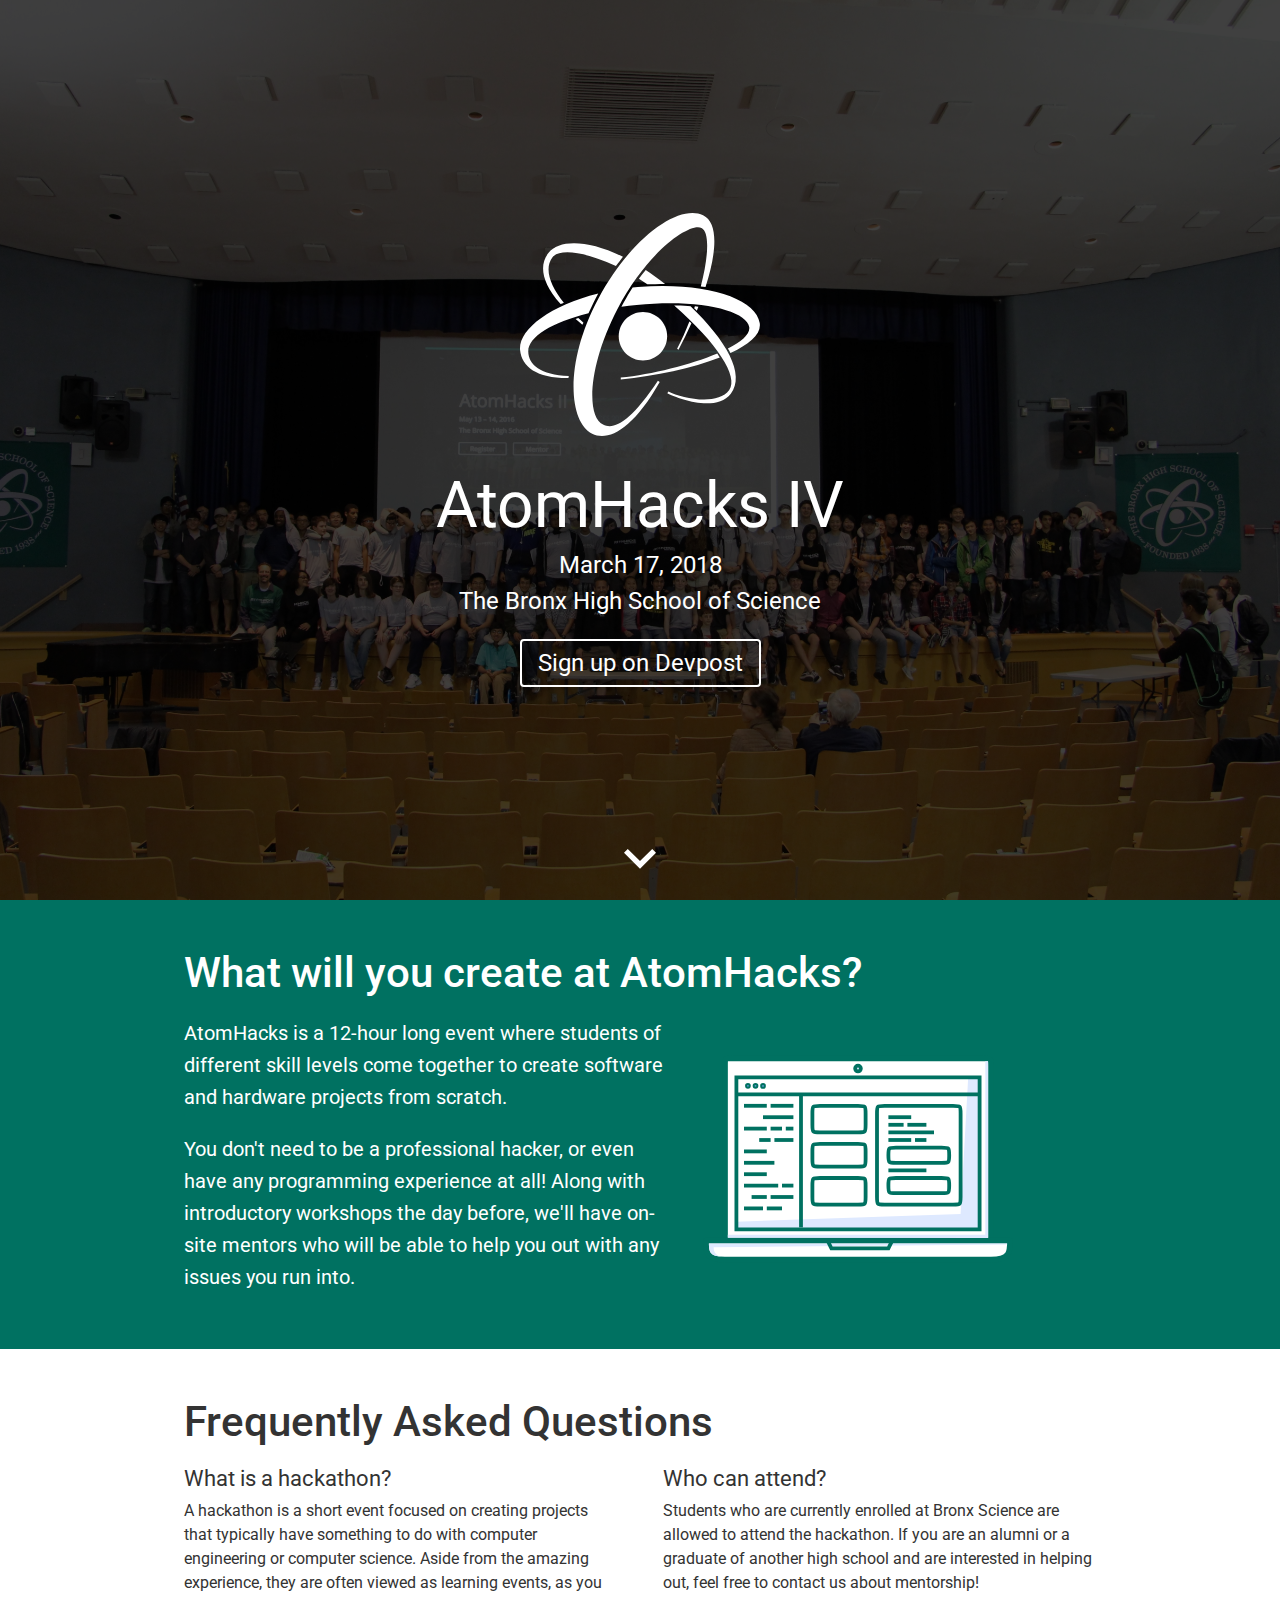
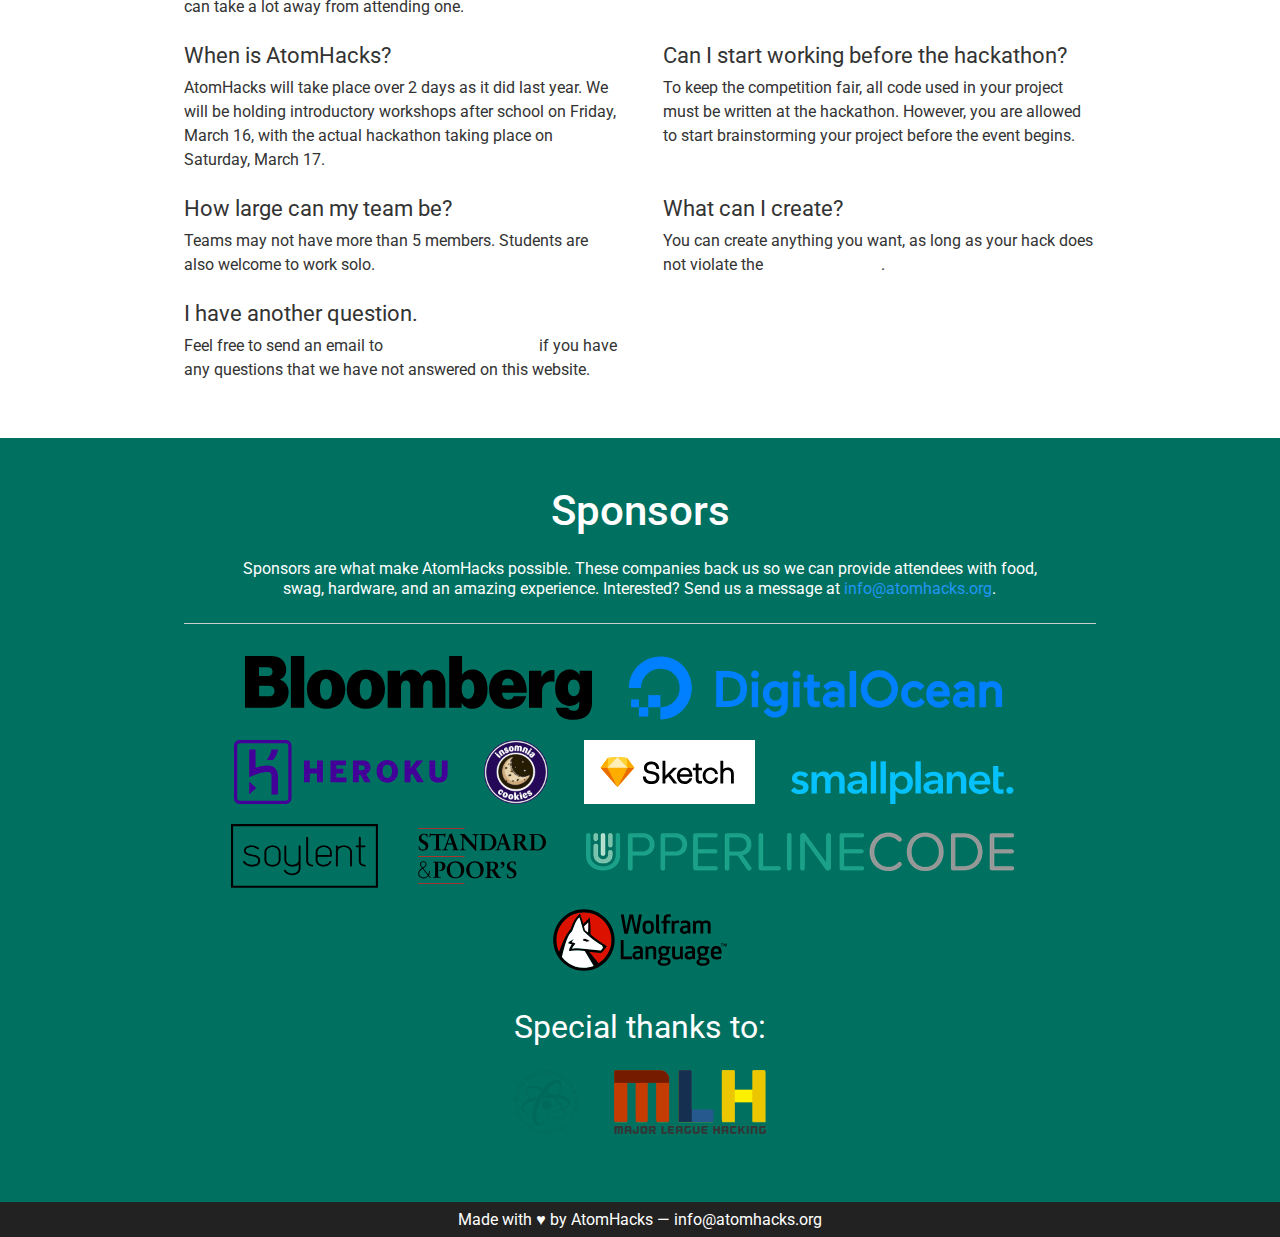
<file: index-atomhacks.html>
<!DOCTYPE html>
<html>
  <head>
    <meta charset="utf-8">
    <meta name="theme-color" content="#007161">
    <meta name="viewport" content="width=device-width, initial-scale=1, maximum-scale=1, user-scalable=no">
    <meta name="description" content="AtomHacks is a 12-hour long event where Bronx Science students come together to create projects from scratch.">
    <meta property="og:title" content="AtomHacks IV">
    <meta property="og:type" content="website">
    <meta property="og:url" content="http://atomhacks.org">
    <meta property="og:image" content="http://atomhacks.org/img/background.jpg">
    <meta property="og:description" content="AtomHacks is a 12-hour long event where Bronx Science students come together to create projects from scratch.">
    <title>AtomHacks IV</title>
  </head>
  <body>
  	<div id="background">
      <div id="cover">
        <img src="./img/down.svg" />
      </div>
    </div>
    <div id="text_info">
      <img src="./img/bxscience.svg" />
      <h1>AtomHacks IV</h1>
      <h2>March 17, 2018</h2>
      <h2>The Bronx High School of Science</h2>
      <div class="buttons">
        <a href="https://atomhacks-iv.devpost.com" target="_blank">Sign up on Devpost</a>
        <!-- <a href="https://goo.gl/forms/lmOPYH84YWywYeug1" target="_blank">Register</a>
        <a href="https://goo.gl/forms/4dT10Ai6tTwIZBFJ2" target="_blank">Mentor</a> -->
      </div>
    </div>
    <section>
      <div class="content">
        <h1>What will you create at AtomHacks?</h1>
        <img src="./img/laptop.svg" id="laptop" />
        <p>AtomHacks is a 12-hour long event where students of different skill levels come together to create software and hardware projects from scratch.</p>
        <p>You don't need to be a professional hacker, or even have any programming experience at all! Along with introductory workshops the day before, we'll have on-site mentors who will be able to help you out with any issues you run into.</p>
      </div>
    </section>
    <section>
      <div class="content">
        <h1>Frequently Asked Questions</h1>
        <div class="question">
          <h3>What is a hackathon?</h3>
          <p>A hackathon is a short event focused on creating projects that typically have something to do with computer engineering or computer science. Aside from the amazing experience, they are often viewed as learning events, as you can take a lot away from attending one.</p>
        </div>
        <div class="question">
          <h3>Who can attend?</h3>
          <p>Students who are currently enrolled at Bronx Science are allowed to attend the hackathon. If you are an alumni or a graduate of another high school and are interested in helping out, feel free to contact us about mentorship!</p>
        </div>
        <div class="question">
          <h3>When is AtomHacks?</h3>
          <p>AtomHacks will take place over 2 days as it did last year. We will be holding introductory workshops after school on Friday, March 16, with the actual hackathon taking place on Saturday, March 17.</p>
        </div>
        <div class="question">
          <h3>Can I start working before the hackathon?</h3>
          <p>To keep the competition fair, all code used in your project must be written at the hackathon. However, you are allowed to start brainstorming your project before the event begins.</p>
        </div>
        <div class="question">
          <h3>How large can my team be?</h3>
          <p>Teams may not have more than 5 members. Students are also welcome to work solo.</p>
        </div>
        <div class="question">
          <h3>What can I create?</h3>
          <p>You can create anything you want, as long as your hack does not violate the <a href="./conduct.pdf" target="_blank">code of conduct</a>.</p>
        </div>
        <div class="question">
          <h3>I have another question.</h3>
          <p>Feel free to send an email to <a href="mailto:info@atomhacks.org">info@atomhacks.org</a> if you have any questions that we have not answered on this website.</p>
        </div>
      </div>
    </section>
    <section id="sponsors">
      <div class="content">
        <h1>Sponsors</h1>
        <p>Sponsors are what make AtomHacks possible. These companies back us so we can provide attendees with food, swag, hardware, and an amazing experience. Interested? Send us a message at <a href="mailto:info@atomhacks.org">info@atomhacks.org</a>.</p>
        <div class="hr"></div>
        <div id="images">
          <a href="https://bloomberg.com" target="_blank"><img src="./img/sponsors/bloomberg.svg" /></a>
          <a href="https://digitalocean.com" target="_blank"><img src="./img/sponsors/digitalocean.svg" /></a>
          <a href="https://heroku.com" target="_blank"><img src="./img/sponsors/heroku.svg" /></a>
          <a href="https://insomniacookies.com" target="_blank"><img src="./img/sponsors/insomnia.png" /></a>
          <a href="https://sketchapp.com" target="_blank"><img src="./img/sponsors/sketch.svg" /></a>
          <a href="https://smallplanet.com" target="_blank"><img src="./img/sponsors/smallplanet.svg" /></a>
          <a href="http://r.soy.lt/h9DA0" target="_blank"><img src="./img/sponsors/soylent.svg" /></a>
          <a href="https://standardandpoors.com" target="_blank"><img src="./img/sponsors/standardandpoors.svg" /></a>
          <a href="https://upperlinecode.com" target="_blank"><img src="./img/sponsors/upperline.png" /></a>
          <a href="https://wolfram.com" target="_blank"><img src="./img/sponsors/wolfram.svg" /></a>
        </div>
        <h2>Special thanks to:</h1>
        <div id="partners">
          <a href="https://bxscience.edu/index-2.html" target="_blank"><img src="./img/sponsors/bxsci.png" /></a>
          <a href="https://mlh.io" target="_blank"><img src="./img/sponsors/mlh.png" /></a>
        </div>
      </div>
    </section>
    <footer>
      Made with &#9829; by <a href="https://github.com/jackcook/atomhacks" target="_blank">AtomHacks</a> &#8212; <a href="mailto:info@atomhacks.org">info@atomhacks.org</a>
    </footer>
  </body>

  <link href="style.css" type="text/css" rel="stylesheet" />
  <link rel="stylesheet" href="https://fonts.googleapis.com/css?family=Roboto:400" />
  <script>
    (function(i,s,o,g,r,a,m){i['GoogleAnalyticsObject']=r;i[r]=i[r]||function(){
    (i[r].q=i[r].q||[]).push(arguments)},i[r].l=1*new Date();a=s.createElement(o),
    m=s.getElementsByTagName(o)[0];a.async=1;a.src=g;m.parentNode.insertBefore(a,m)
    })(window,document,'script','//www.google-analytics.com/analytics.js','ga');

    ga('create', 'UA-62090297-1', 'auto');
    ga('send', 'pageview');
  </script>
</html>
</file>
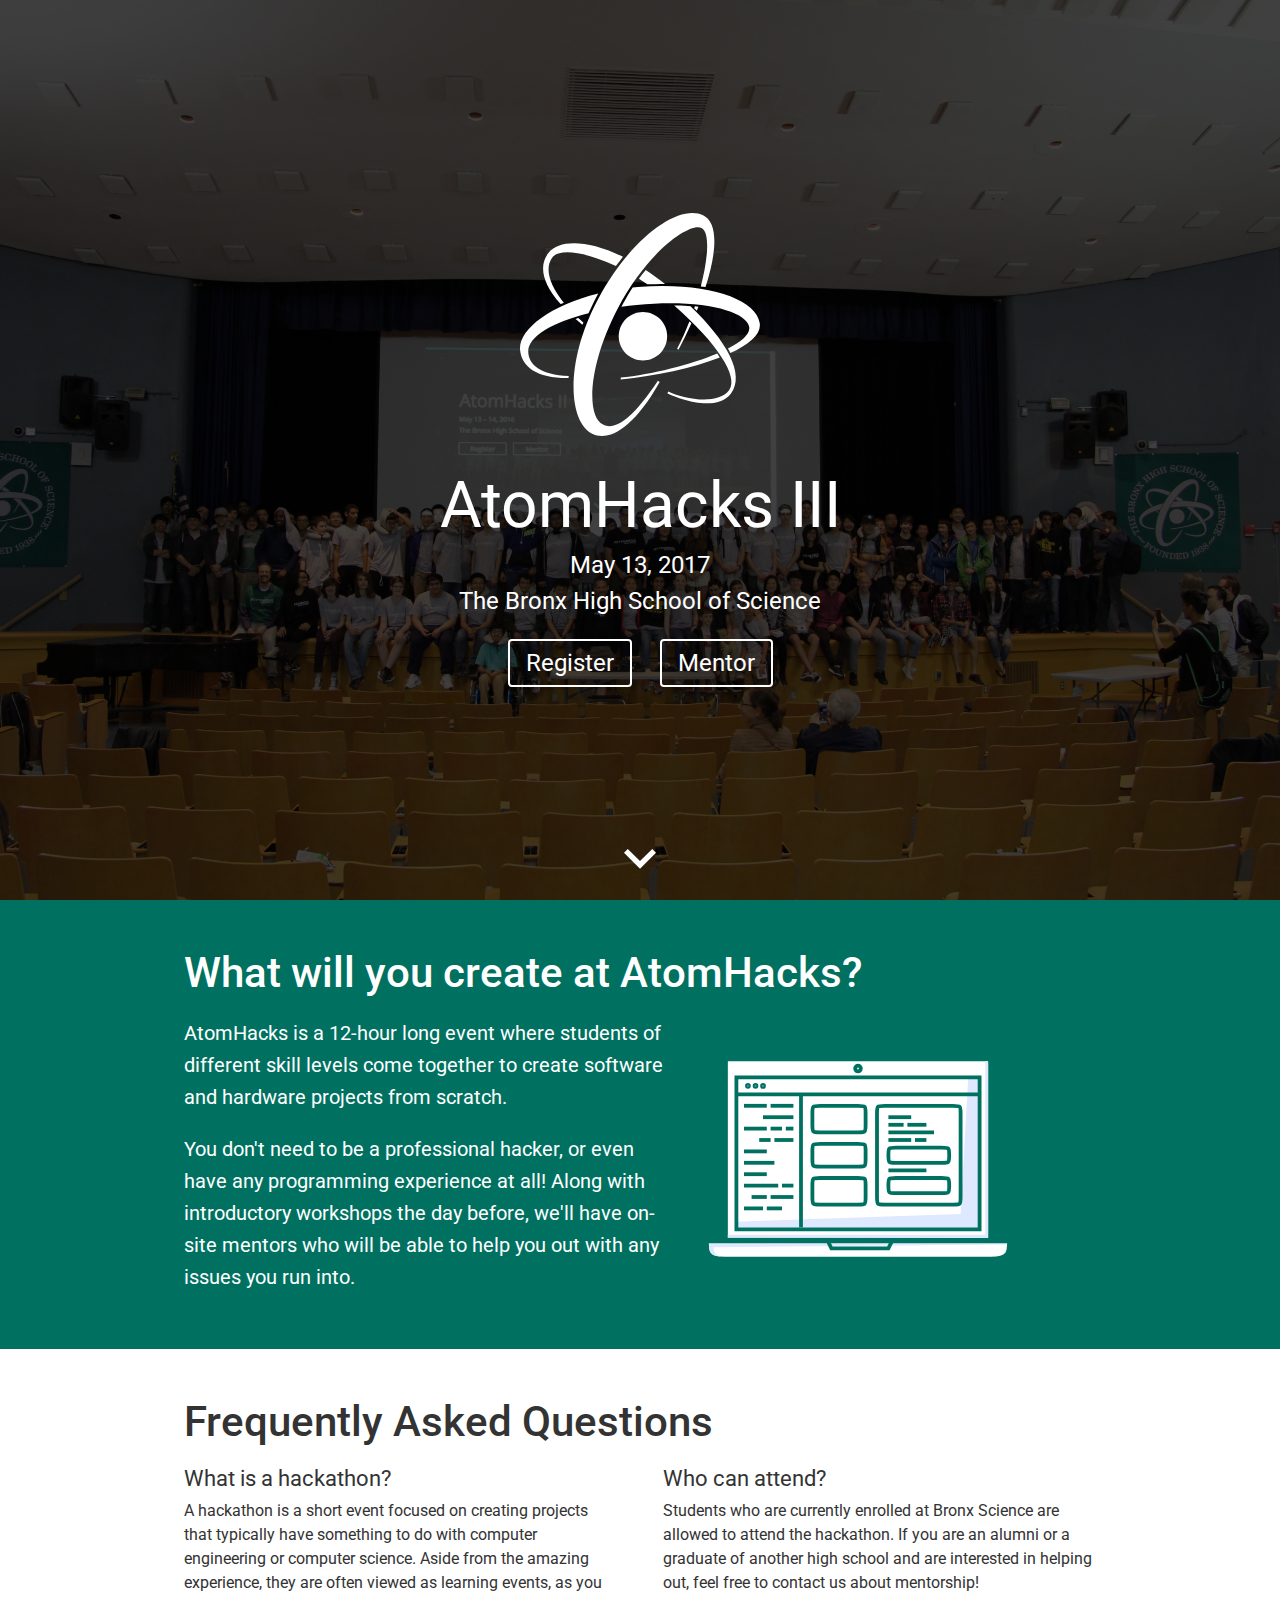
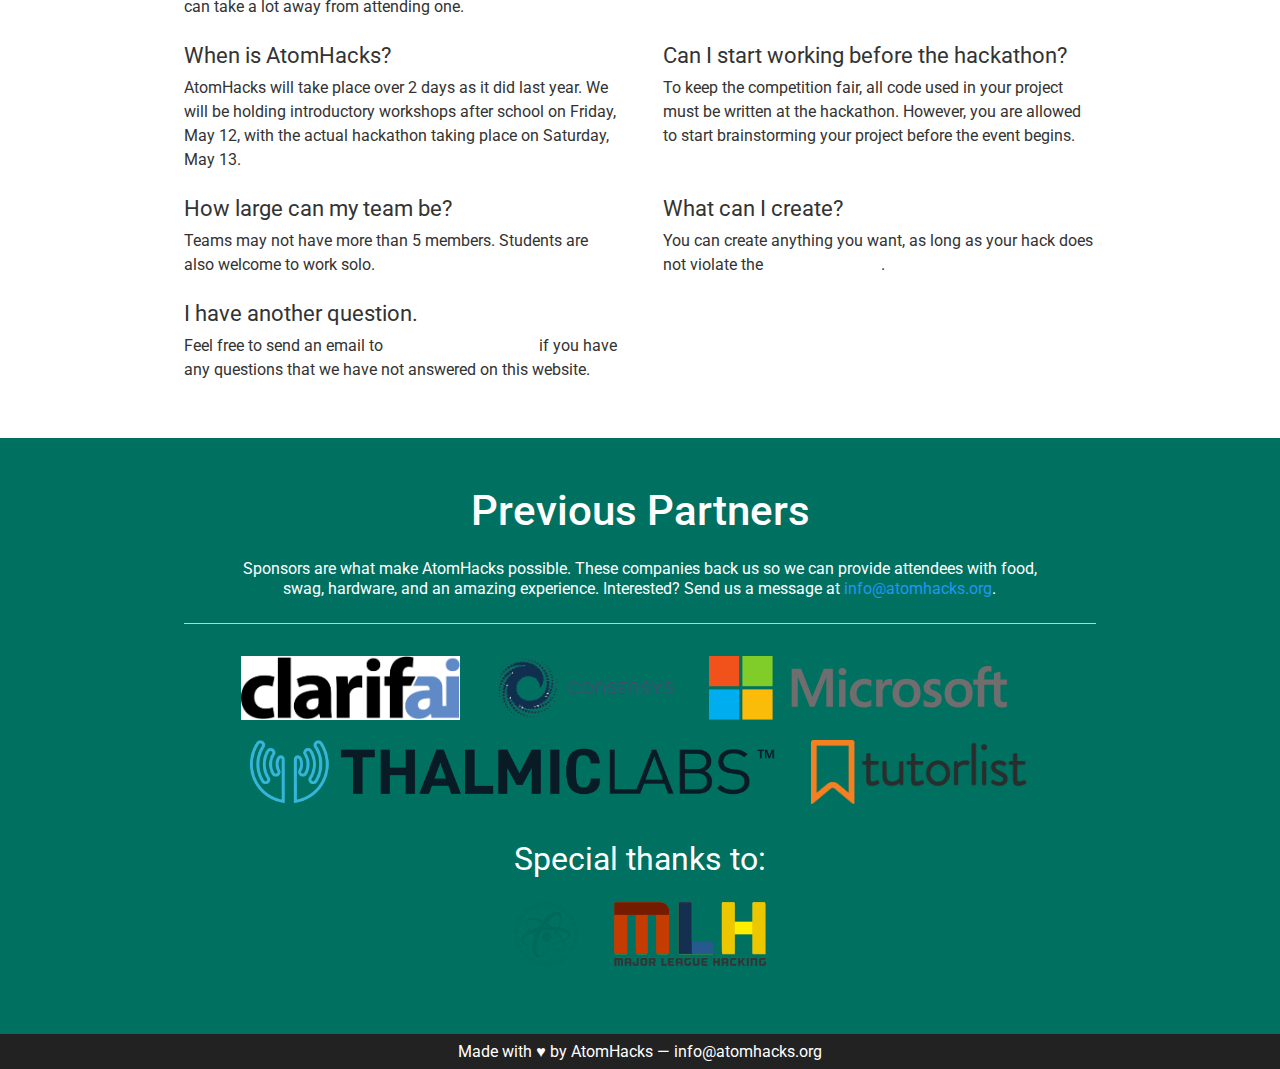
<file: index-old.html>
<!DOCTYPE html>
<html>
  <head>
    <meta charset="utf-8">
    <meta name="theme-color" content="#007161">
    <meta name="viewport" content="width=device-width, initial-scale=1, maximum-scale=1, user-scalable=no">
    <meta name="description" content="AtomHacks is a 12-hour long event where Bronx Science students come together to create projects from scratch.">
    <meta property="og:title" content="AtomHacks III">
    <meta property="og:type" content="website">
    <meta property="og:url" content="http://atomhacks.org">
    <meta property="og:image" content="http://atomhacks.org/img/background.jpg">
    <meta property="og:description" content="AtomHacks is a 12-hour long event where Bronx Science students come together to create projects from scratch.">
    <title>AtomHacks III</title>
  </head>
  <body>
  	<div id="background">
      <div id="cover">
        <img src="./img/down.svg" />
      </div>
    </div>
    <div id="text_info">
      <img src="./img/bxscience.svg" />
      <h1>AtomHacks III</h1>
      <h2>May 13, 2017</h2>
      <h2>The Bronx High School of Science</h2>
      <div class="buttons">
        <a href="https://goo.gl/forms/RCRpF4nMi6jTjImL2" target="_blank">Register</a>
        <a href="https://goo.gl/forms/gHEgW4epOTzZVUIq1" target="_blank">Mentor</a>
      </div>
    </div>
    <section>
      <div class="content">
        <h1>What will you create at AtomHacks?</h1>
        <img src="./img/laptop.svg" id="laptop" />
        <p>AtomHacks is a 12-hour long event where students of different skill levels come together to create software and hardware projects from scratch.</p>
        <p>You don't need to be a professional hacker, or even have any programming experience at all! Along with introductory workshops the day before, we'll have on-site mentors who will be able to help you out with any issues you run into.</p>
      </div>
    </section>
    <section>
      <div class="content">
        <h1>Frequently Asked Questions</h1>
        <div class="question">
          <h3>What is a hackathon?</h3>
          <p>A hackathon is a short event focused on creating projects that typically have something to do with computer engineering or computer science. Aside from the amazing experience, they are often viewed as learning events, as you can take a lot away from attending one.</p>
        </div>
        <div class="question">
          <h3>Who can attend?</h3>
          <p>Students who are currently enrolled at Bronx Science are allowed to attend the hackathon. If you are an alumni or a graduate of another high school and are interested in helping out, feel free to contact us about mentorship!</p>
        </div>
        <div class="question">
          <h3>When is AtomHacks?</h3>
          <p>AtomHacks will take place over 2 days as it did last year. We will be holding introductory workshops after school on Friday, May 12, with the actual hackathon taking place on Saturday, May 13.</p>
        </div>
        <div class="question">
          <h3>Can I start working before the hackathon?</h3>
          <p>To keep the competition fair, all code used in your project must be written at the hackathon. However, you are allowed to start brainstorming your project before the event begins.</p>
        </div>
        <div class="question">
          <h3>How large can my team be?</h3>
          <p>Teams may not have more than 5 members. Students are also welcome to work solo.</p>
        </div>
        <div class="question">
          <h3>What can I create?</h3>
          <p>You can create anything you want, as long as your hack does not violate the <a href="./conduct.pdf" target="_blank">code of conduct</a>.</p>
        </div>
        <div class="question">
          <h3>I have another question.</h3>
          <p>Feel free to send an email to <a href="mailto:info@atomhacks.org">info@atomhacks.org</a> if you have any questions that we have not answered on this website.</p>
        </div>
      </div>
    </section>
    <section id="sponsors">
      <div class="content">
        <h1>Previous Partners</h1>
        <p>Sponsors are what make AtomHacks possible. These companies back us so we can provide attendees with food, swag, hardware, and an amazing experience. Interested? Send us a message at <a href="mailto:info@atomhacks.org">info@atomhacks.org</a>.</p>
        <div class="hr"></div>
        <div id="images">
          <a href="https://clarifai.com" target="_blank"><img src="./img/sponsors/clarifai.png" /></a>
          <a href="https://consensys.net" target="_blank"><img src="./img/sponsors/consensys.png" /></a>
          <a href="https://microsoft.com" target="_blank"><img src="./img/sponsors/microsoft.svg" /></a>
          <a href="https://myo.com" target="_blank"><img src="./img/sponsors/thalmic.png" /></a>
          <a href="https://gotutorlist.com" target="_blank"><img src="./img/sponsors/tutorlist.png" /></a>
        </div>
        <h2>Special thanks to:</h1>
        <div id="partners">
          <a href="http://bronxscienceendowmentfund.org" target="_blank"><img src="./img/sponsors/bxsci.png" /></a>
          <a href="https://mlh.io" target="_blank"><img src="./img/sponsors/mlh.png" /></a>
        </div>
      </div>
    </section>
    <footer>
      Made with &#9829; by <a href="https://github.com/jackcook/atomhacks" target="_blank">AtomHacks</a> &#8212; <a href="mailto:info@atomhacks.org">info@atomhacks.org</a>
    </footer>
  </body>

  <link href="style.css" type="text/css" rel="stylesheet" />
  <link rel="stylesheet" href="https://fonts.googleapis.com/css?family=Roboto:400" />
  <script>
    (function(i,s,o,g,r,a,m){i['GoogleAnalyticsObject']=r;i[r]=i[r]||function(){
    (i[r].q=i[r].q||[]).push(arguments)},i[r].l=1*new Date();a=s.createElement(o),
    m=s.getElementsByTagName(o)[0];a.async=1;a.src=g;m.parentNode.insertBefore(a,m)
    })(window,document,'script','//www.google-analytics.com/analytics.js','ga');

    ga('create', 'UA-62090297-1', 'auto');
    ga('send', 'pageview');
  </script>
</html>
</file>
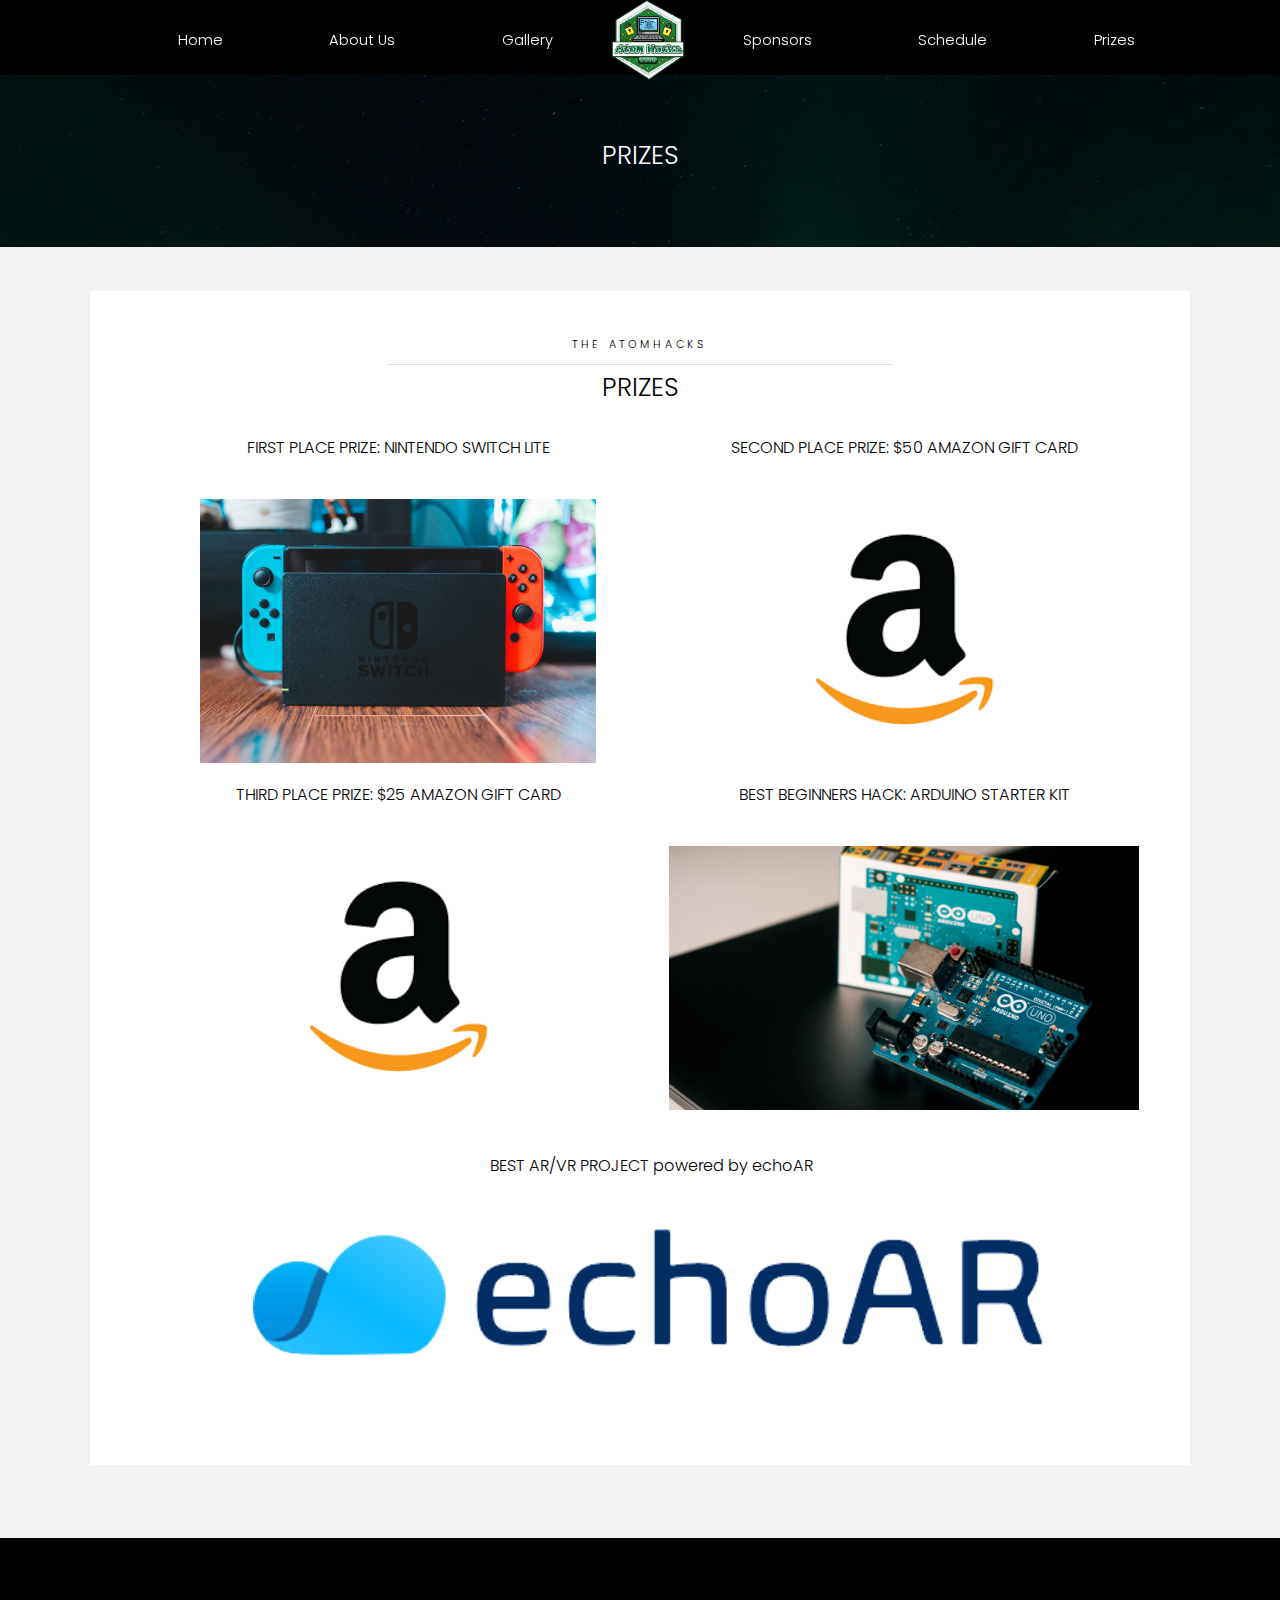
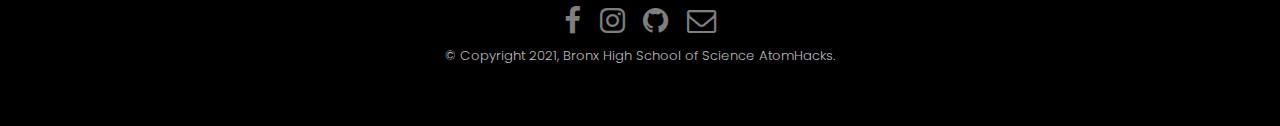
<file: prizes.html>
<!DOCTYPE HTML>
<html>
<head>
    <title>Prizes</title>
    <meta charset="utf-8"/>
    <meta name="viewport" content="width=device-width, initial-scale=1"/>
    <link rel="stylesheet" href="assets/css/main.css"/>
    
</head>
<body class="subpage">

<!-- Header -->
<header id="header" style="height: 75px">
    <a href="index.html" style="position: relative; bottom: 35px">Home</a>
    <a href="about_new.html" style="position: relative; bottom: 35px">About Us</a>
    <a href="gallery.html" style="position: relative; bottom: 35px">Gallery</a>

    <img id="home-logo" src="images/logo.png" alt="" height="80px" width="80px">

    <a href="sponsor.html" style="position: relative; bottom: 35px">Sponsors</a>
    <a href="schedule.html" style="position: relative; bottom: 35px">Schedule</a>
    <a href="prizes.html" style="position: relative; bottom: 35px">Prizes</a>
</header>

<!-- Nav -->
<nav id="menu"></nav>

<!-- One -->
<section class="wrapper style3">
    <div class="inner">
        <header class="align-center">
            <h2>PRIZES</h2>
        </header>
    </div>
</section>

<!-- Two -->
<section class="wrapper style2" style="padding: 3rem 0 3rem 0">
    <div class="inner">
        <div style="height:80rem;"class="box">
            <div class="content">
                <header class="align-center">
                    <p>THE ATOMHACKS</p>
                    <h2>PRIZES</h2>
                </header>

                <div id="prize-row" class="row">
                    <div class="prize-column">
                        <h4 style="text-align: center;">FIRST PLACE PRIZE: NINTENDO SWITCH LITE</h4> <br>
                        <div class="prize-img">
                            <img style="height:18rem; width:auto;" src="images/nintendo1.jpg" alt="" class="center" >
                        </div>
                    </div>
                    <div class="prize-column">
                        <h4 style="text-align: center;">SECOND PLACE PRIZE: $50 AMAZON GIFT CARD</h4> <br>
                        <div class="prize-img">
                            <img style="height:18rem; width:auto;" src="images/logos/amazon.png" alt="" class="center" >
                        </div>
                    </div>
                </div>
                <div id="prize-row" class="row">
                    <div class="prize-column">
                        <h4 style="text-align: center;">THIRD PLACE PRIZE: $25 AMAZON GIFT CARD</h4> <br>
                        <div class="prize-img">
                            <img style="height:18rem; width:auto;" src="images/logos/amazon.png" alt="" class="center" >
                        </div>
                    </div>
                    <div class="prize-column">
                        <h4 style="text-align: center;">BEST BEGINNERS HACK: ARDUINO STARTER KIT</h4><br>
                        <div class="prize-img">
                            <img style="height:18rem; width:auto;" src="images/arduino.jpg" alt="" class="center" >
                        </div>
                    </div>
                </div>
                <br>
                <div id="prize-row" class="row">
                    <div class="prize-column">
                        <h4 style="text-align: center;">BEST AR/VR PROJECT powered by echoAR</h4> <br>
                        <div class="prize-img">
                            <img style="height:10rem; width:auto;" src="images/logos/echoAR.png" alt="" class="center" >
                        </div>
                    </div>
                </div>

            </div>
        </div>

    </div>
</section>

<!-- Footer -->
<footer id="footer">
    <div class="container">
        <ul class="icons">
            <li><a href="https://www.facebook.com/BxSciHackathoners" class="icon fa-facebook"><span class="label">Facebook</span></a>
            </li>
            <li><a href="https://www.instagram.com/bxsciatomhacks/" class="icon fa-instagram"><span class="label">Instagram</span></a>
            </li>
            <li><a href="https://github.com/atomhacks" class="icon fa-github"><span class="label">Github</span></a></li>
            <li><a href="mailto:atomhacks@bxscience.edu" class="icon fa-envelope-o"><span
                    class="label">Email</span></a></li>
        </ul>
    </div>
    <div class="copyright">
        &copy; Copyright 2021, Bronx High School of Science AtomHacks. <br>
    </div>
</footer>

<!-- Scripts -->
<script src="assets/js/jquery.min.js"></script>
<script src="assets/js/jquery.scrollex.min.js"></script>
<script src="assets/js/skel.min.js"></script>
<script src="assets/js/util.js"></script>
<script src="assets/js/main.js"></script>

</body>
</html>
</file>
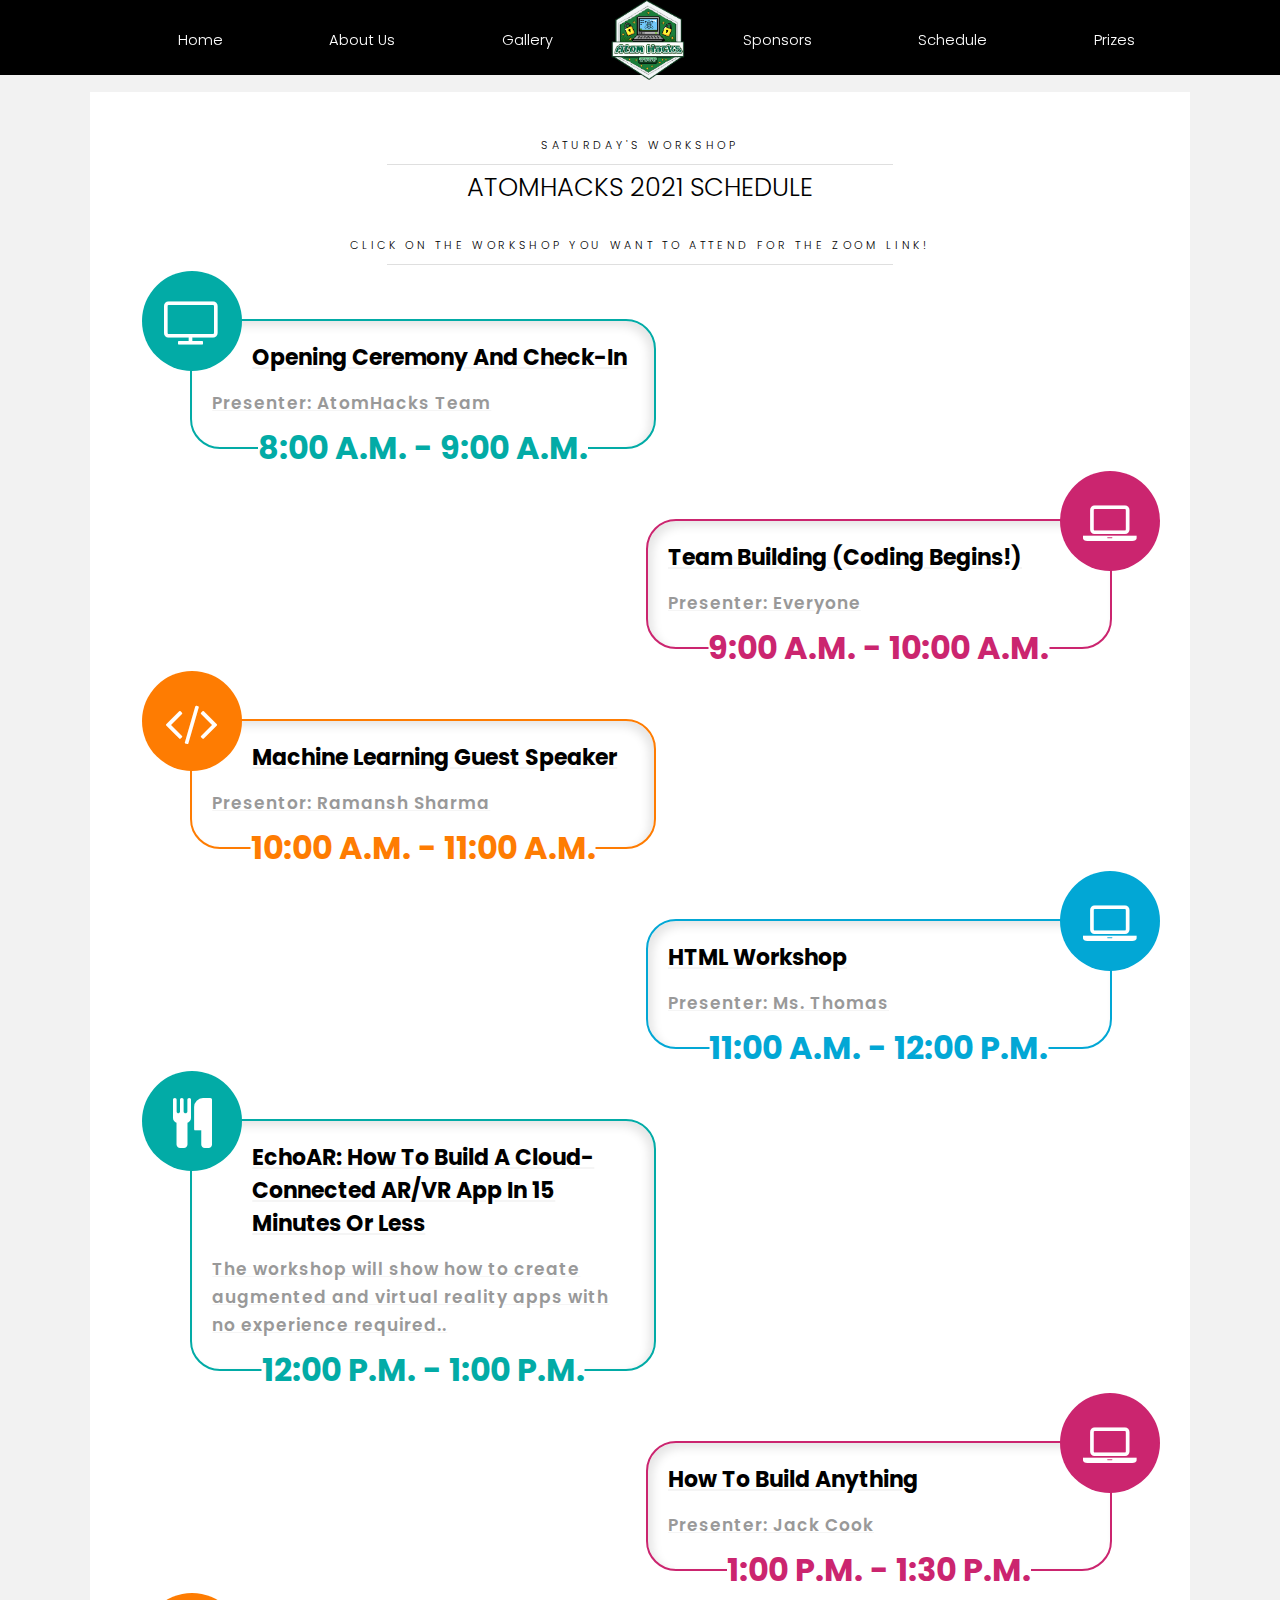
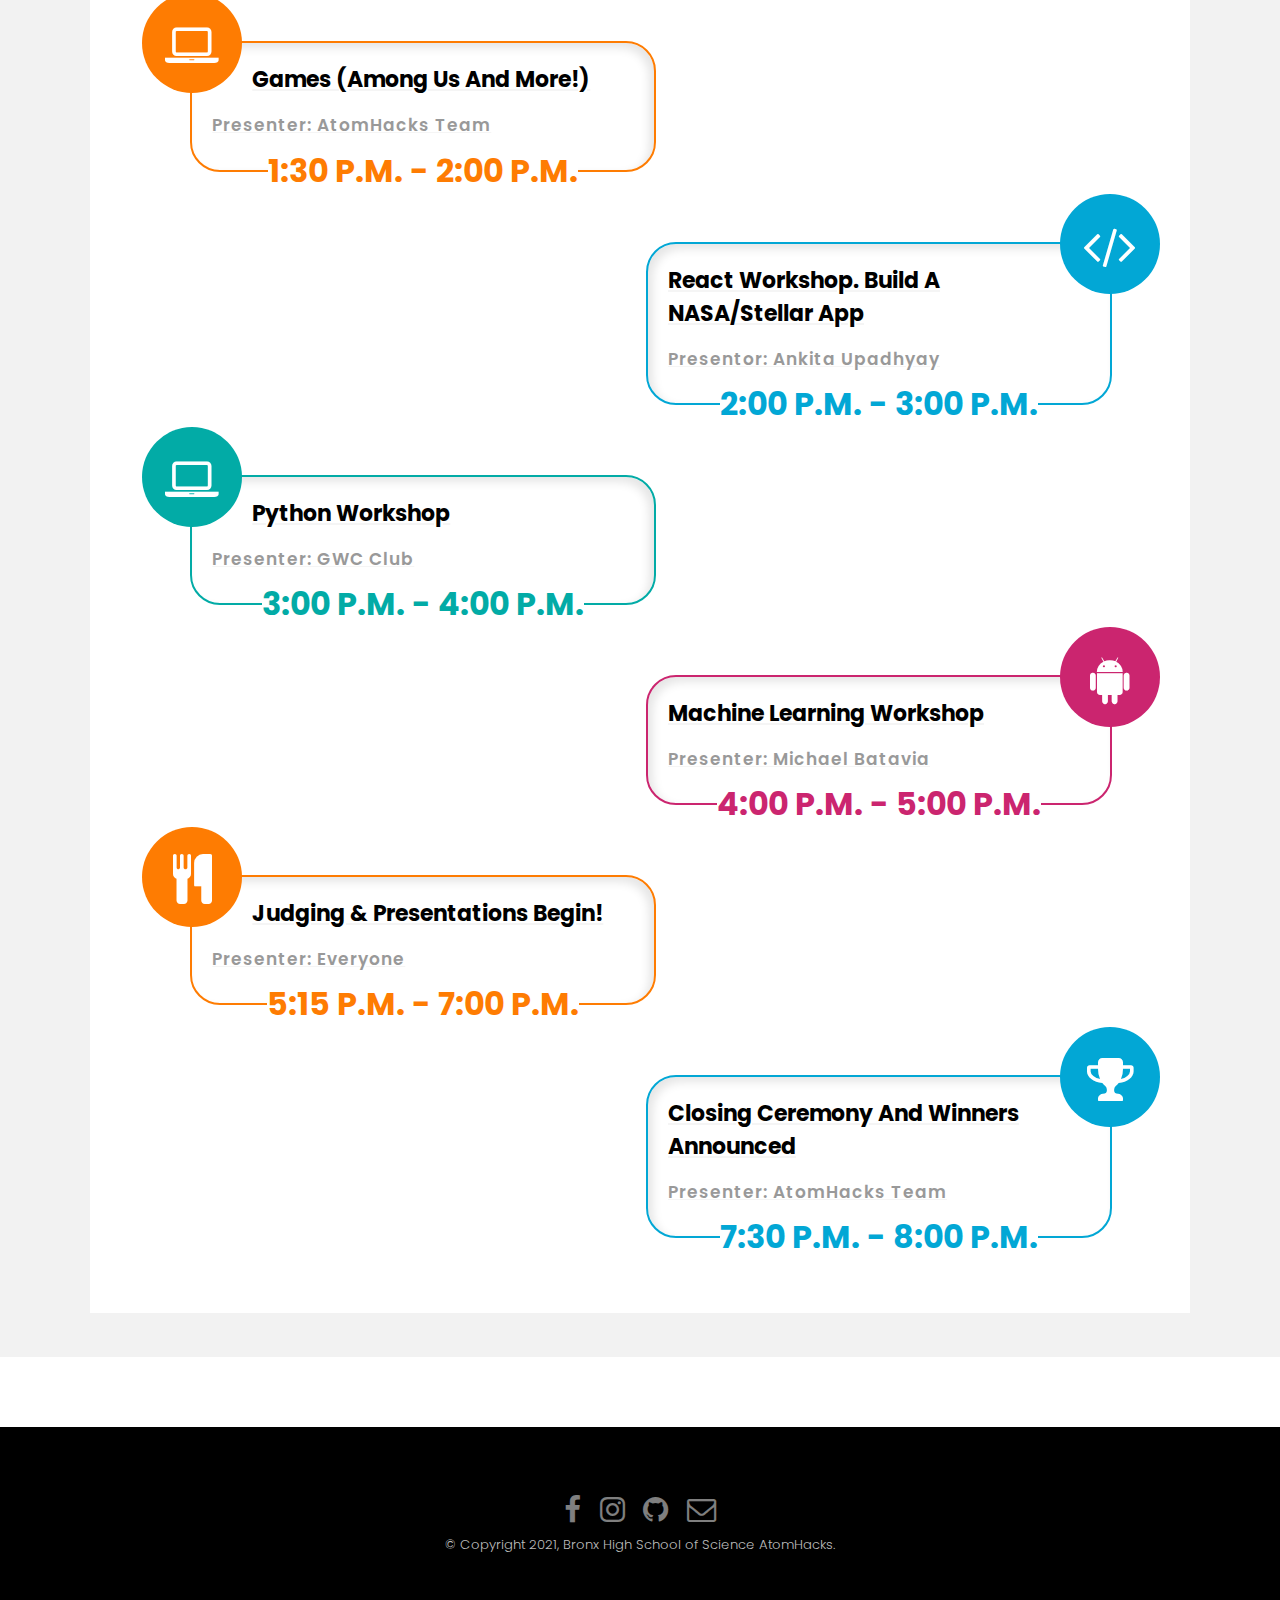
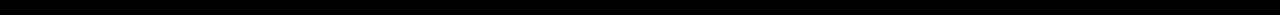
<file: schedule.html>
<!DOCTYPE HTML>
<html>
<head>
    <title>Workshops</title>
    <meta charset="utf-8"/>
    <meta name="viewport" content="width=device-width, initial-scale=1"/>
    <link rel="stylesheet" href="assets/css/main.css"/>
    <link rel="stylesheet" href="assets/css/new_workshop.css"/>
</head>
<style>
    .schedule {
        position: relative;
        border-collapse: collapse;

    }

    .schedule tr {
        border-bottom: 1px;
    }

    .schedule th {
        border-width: thin;
        border-color: white;
        text-align: left;
        padding: 8px;
    }
</style>
<body class="subpage">

<!-- Header -->
<header id="header" style="height: 75px">
    <a href="index.html" style="position: relative; bottom: 35px">Home</a>
    <a href="about_new.html" style="position: relative; bottom: 35px">About Us</a>
    <a href="gallery.html" style="position: relative; bottom: 35px">Gallery</a>

    <img id="home-logo" src="images/logo.png" alt="" height="80px" width="80px">

    <a href="sponsor.html" style="position: relative; bottom: 35px">Sponsors</a>
    <a href="schedule.html" style="position: relative; bottom: 35px">Schedule</a>
    <a href="prizes.html" style="position: relative; bottom: 35px">Prizes</a>
</header>

<!-- Nav -->
<nav id="menu"></nav>

<section class="wrapper style2" style="padding: 3rem 0 1rem 0">
    <div class="inner">
        <div class="box">
            <div class="content">
                <header class="align-center">
                    <p>SATURDAY'S WORKSHOP</p>
                    <h2>ATOMHACKS 2021 SCHEDULE</h2>
                    <p>Click on the workshop you want to attend for the zoom link!</p>
                    <!--<h2>(The theme)</h2>-->
                </header>

                <div class="container" style="height: 2600px">

                    <div class="row">
                        <div class="col-md-12">
                            <div class="main-timeline">
                                <div class="timeline">
                                    <a href="https://us02web.zoom.us/j/81577395764?pwd=Q3dUeVJXY2hnZXB2R3hyWW5CYkFMdz09" target="_blank" class="timeline-content">
                                        <div class="timeline-icon"><i class="fa fa-television" aria-hidden="true"></i>
                                        </div>
                                        <h3 class="title">Opening Ceremony and Check-in</h3>
                                        <p class="description">
                                            Presenter: AtomHacks Team
                                        </p>
                                        <div class="timeline-year">8:00 A.M. - 9:00 A.M.</div>
                                    </a>
                                </div>
                                <div class="timeline">
                                    <a href="https://us02web.zoom.us/j/81577395764?pwd=Q3dUeVJXY2hnZXB2R3hyWW5CYkFMdz09" target="_blank" class="timeline-content">
                                        <div class="timeline-icon"><i class="fa fa-laptop" aria-hidden="true"></i></div>
                                        <h3 class="title">Team building (Coding begins!)</h3>
                                        <p class="description">
                                            Presenter: Everyone
                                        </p>
                                        <div class="timeline-year">9:00 A.M. - 10:00 A.M.</div>
                                    </a>
                                </div>
                                <div class="timeline">
                                    <a href="https://us02web.zoom.us/j/81834426792?pwd=aEVrczR5Q2tTaGpaWnIyclU0eFVxUT09" target="_blank" class="timeline-content">
                                        <div class="timeline-icon"><i class="fa fa-code" aria-hidden="true"></i></div>
                                        <h3 class="title">Machine Learning Guest Speaker</h3>
                                        <p class="description">
                                            Presentor: Ramansh Sharma
                                        </p>
                                        <div class="timeline-year">10:00 A.M. - 11:00 A.M.</div>
                                    </a>
                                </div>
                                <div class="timeline">
                                    <a href="https://us02web.zoom.us/j/81577395764?pwd=Q3dUeVJXY2hnZXB2R3hyWW5CYkFMdz09" target="_blank" class="timeline-content">
                                        <div class="timeline-icon"><i class="fa fa-laptop" aria-hidden="true"></i></div>
                                        <h3 class="title">HTML Workshop</h3>
                                        <p class="description">
                                            Presenter: Ms. Thomas
                                        </p>
                                        <div class="timeline-year">11:00 A.M. - 12:00 P.M.</div>
                                    </a>
                                </div>
                                <div class="timeline">
                                    <a href="https://www.youtube.com/watch?v=6I2yoIYRR7c&ab_channel=echoAR" target="_blank" class="timeline-content">
                                        <div class="timeline-icon"><i class="fa fa-cutlery" aria-hidden="true"></i>
                                        </div>
                                        <h3 class="title">echoAR: How to Build a Cloud-Connected AR/VR App in 15 Minutes or Less</h3>
                                        <p class="description">
                                            The workshop will show how to create augmented and virtual reality apps with no experience required..
                                        </p>
                                        <div class="timeline-year">12:00 P.M. - 1:00 P.M.</div>
                                    </a>
                                </div>
                                <div class="timeline">
                                    <a href="https://us02web.zoom.us/j/81577395764?pwd=Q3dUeVJXY2hnZXB2R3hyWW5CYkFMdz09" target="_blank" class="timeline-content">
                                        <div class="timeline-icon"><i class="fa fa-laptop" aria-hidden="true"></i></div>
                                        <h3 class="title">How to Build Anything</h3>
                                        <p class="description">
                                            Presenter: Jack Cook 
                                        </p>
                                        <div class="timeline-year">1:00 P.M. - 1:30 P.M.</div>
                                    </a>
                                </div>
                                <div class="timeline">
                                    <a href="https://us02web.zoom.us/j/81834426792?pwd=aEVrczR5Q2tTaGpaWnIyclU0eFVxUT09" target="_blank" class="timeline-content">
                                        <div class="timeline-icon"><i class="fa fa-laptop" aria-hidden="true"></i></div>
                                        <h3 class="title">Games (Among Us and More!)</h3>
                                        <p class="description">
                                            Presenter: AtomHacks Team 
                                        </p>
                                        <div class="timeline-year">1:30 P.M. - 2:00 P.M.</div>
                                    </a>
                                </div>

                                <div class="timeline">
                                    <a href="https://us02web.zoom.us/j/81577395764?pwd=Q3dUeVJXY2hnZXB2R3hyWW5CYkFMdz09" target="_blank" class="timeline-content">
                                        <div class="timeline-icon"><i class="fa fa-code" aria-hidden="true"></i></div>
                                        <h3 class="title">React Workshop. Build a NASA/Stellar app</h3>
                                        <p class="description">
                                            Presentor: Ankita Upadhyay
                                        </p>
                                        <div class="timeline-year">2:00 P.M. - 3:00 P.M.</div>
                                    </a>
                                </div>
                                <div class="timeline">
                                    <a href="https://us02web.zoom.us/j/81834426792?pwd=aEVrczR5Q2tTaGpaWnIyclU0eFVxUT09" target="_blank" class="timeline-content">
                                        <div class="timeline-icon"><i class="fa fa-laptop" aria-hidden="true"></i></div>
                                        <h3 class="title">Python Workshop</h3>
                                        <p class="description">
                                            Presenter: GWC Club
                                        </p>
                                        <div class="timeline-year">3:00 P.M. - 4:00 P.M.</div>
                                    </a>
                                </div>
                                <div class="timeline">
                                    <a href="https://us02web.zoom.us/j/81577395764?pwd=Q3dUeVJXY2hnZXB2R3hyWW5CYkFMdz09" target="_blank" class="timeline-content">
                                        <div class="timeline-icon"><i class="fa fa-android" aria-hidden="true"></i>
                                        </div>
                                        <h3 class="title">Machine Learning Workshop</h3>
                                        <p class="description">
                                            Presenter: Michael Batavia
                                        </p>
                                        <div class="timeline-year">4:00 P.M. - 5:00 P.M.</div>
                                    </a>
                                </div>
                                <div class="timeline">
                                    <a href="https://us02web.zoom.us/j/81577395764?pwd=Q3dUeVJXY2hnZXB2R3hyWW5CYkFMdz09" target="_blank" class="timeline-content">
                                        <div class="timeline-icon"><i class="fa fa-cutlery" aria-hidden="true"></i>
                                        </div>
                                        <h3 class="title">Judging & Presentations begin!</h3>
                                        <p class="description">
                                            Presenter: Everyone
                                        </p>
                                        <div class="timeline-year">5:15 P.M. - 7:00 P.M.</div>
                                    </a>
                                </div>

                                <div class="timeline">
                                    <a href="https://us02web.zoom.us/j/81577395764?pwd=Q3dUeVJXY2hnZXB2R3hyWW5CYkFMdz09" target="_blank" class="timeline-content">
                                        <div class="timeline-icon"><i class="fa fa-trophy" aria-hidden="true"></i></div>
                                        <h3 class="title">Closing Ceremony and Winners Announced</h3>
                                        <p class="description">
                                            Presenter: AtomHacks Team
                                        </p>
                                        <div class="timeline-year">7:30 P.M. - 8:00 P.M.</div>
                                    </a>
                                </div>

                            </div>
                        </div>

                    </div>
                </div>
            </div>
</section>

<!-- Footer -->
<footer id="footer">
    <div class="container">
        <ul class="icons">
            <li><a href="https://www.facebook.com/BxSciHackathoners" class="icon fa-facebook"><span class="label">Facebook</span></a>
            </li>
            <li><a href="https://www.instagram.com/bxsciatomhacks/" class="icon fa-instagram"><span class="label">Instagram</span></a>
            </li>
            <li><a href="https://github.com/atomhacks" class="icon fa-github"><span class="label">Github</span></a></li>
            <li><a href="mailto:atomhacks@bxscience.edu" class="icon fa-envelope-o"><span
                    class="label">Email</span></a></li>
        </ul>
    </div>
    <div class="copyright">
        &copy; Copyright 2021, Bronx High School of Science AtomHacks. <br>
    </div>
</footer>

<!-- Scripts -->
<script src="assets/js/jquery.min.js"></script>
<script src="assets/js/jquery.scrollex.min.js"></script>
<script src="assets/js/skel.min.js"></script>
<script src="assets/js/util.js"></script>
<script src="assets/js/main.js"></script>

</body>
</html>
</file>
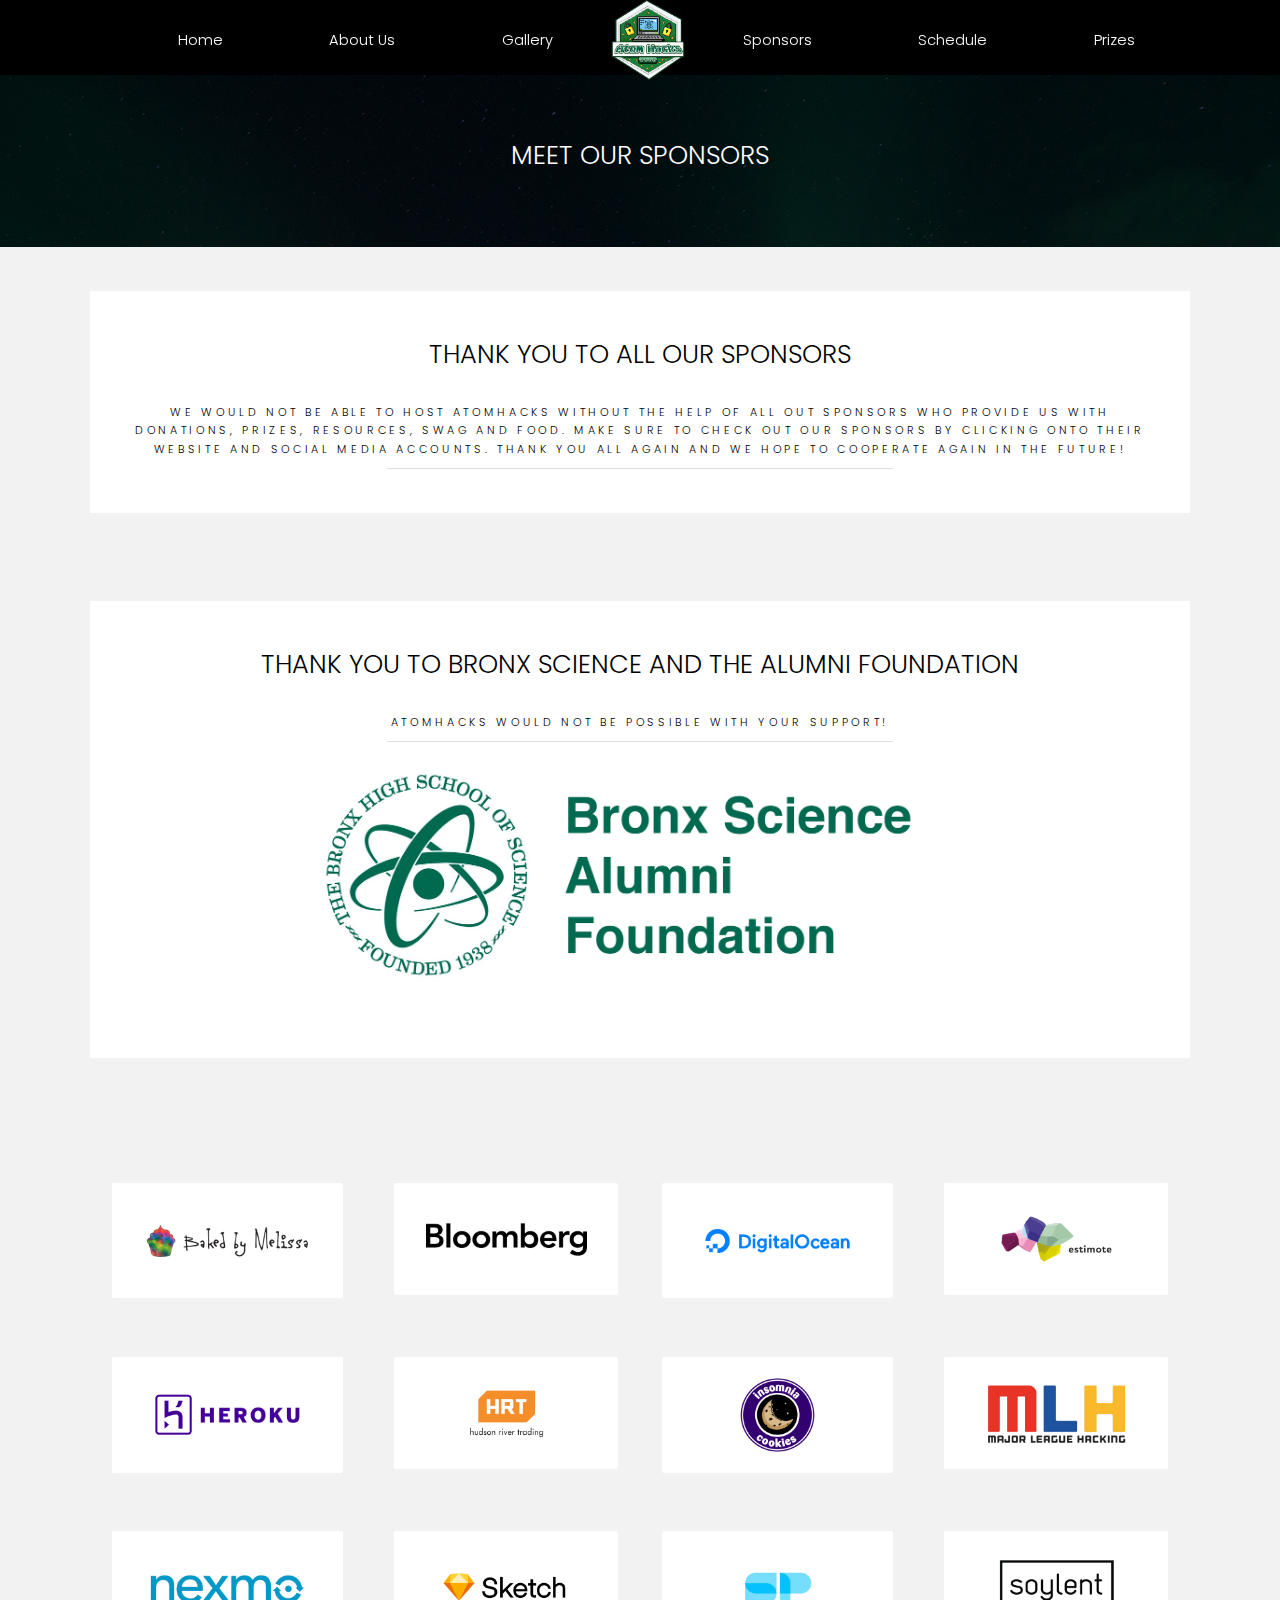
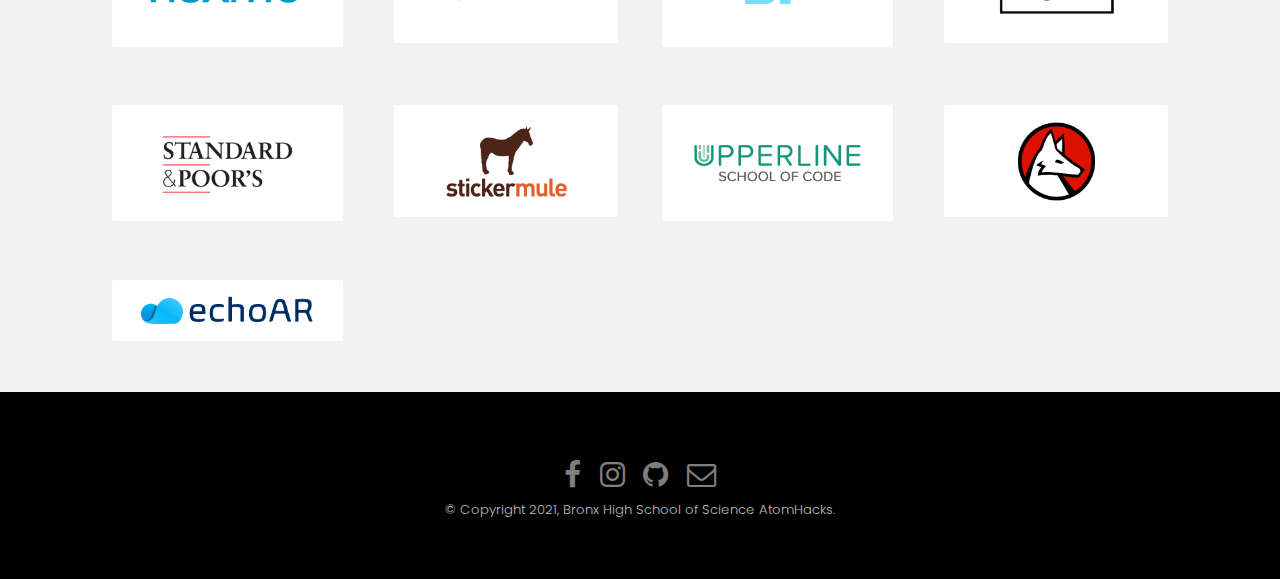
<file: sponsor.html>
<!DOCTYPE HTML>
<html lang="en">
<head>
    <title>Our Sponsors</title>
    <meta charset="utf-8"/>
    <meta name="viewport" content="width=device-width, initial-scale=1"/>
    <link rel="stylesheet" href="assets/css/main.css"/>
    <link rel="stylesheet" href="assets/css/new_about.css">
</head>
<body class="subpage">

<!-- Header -->
<header id="header" style="height: 75px">
    <a href="index.html" style="position: relative; bottom: 35px">Home</a>
    <a href="about_new.html" style="position: relative; bottom: 35px">About Us</a>
    <a href="gallery.html" style="position: relative; bottom: 35px">Gallery</a>

    <img id="home-logo" src="images/logo.png" alt="" height="80px" width="80px">

    <a href="sponsor.html" style="position: relative; bottom: 35px">Sponsors</a>
    <a href="schedule.html" style="position: relative; bottom: 35px">Schedule</a>
    <a href="prizes.html" style="position: relative; bottom: 35px">Prizes</a>
</header>

<!-- Nav -->
<nav id="menu"></nav>

<section class="wrapper style3">
    <div class="inner">
        <header class="align-center">
            <h2>MEET OUR SPONSORS</h2>
        </header>
    </div>
</section>

<section class="wrapper style2" style="padding: 3rem 0 1rem 0">
    <div class="inner">
        <div class="box">
            <div class="content">
                <header class="align-center">

                    <h2>THANK YOU TO ALL OUR SPONSORS</h2>
                    <p style="text-align: center;">We would not be able to host AtomHacks without the help of all out sponsors who provide us with donations, prizes, resources, swag and food. Make sure to check out our sponsors by clicking onto their website and social media accounts. Thank you all again and we hope to cooperate again in the future!</p>
                </header>
            </div>
        </div>
    </div>
</section>

<section class="wrapper style2" style="padding: 3rem 0 1rem 0">
    <div class="inner">
        <div class="box">
            <div class="content">
                <header class="align-center">
                    <h2>THANK YOU TO BRONX SCIENCE AND THE ALUMNI FOUNDATION</h2>
                    <p style="text-align: center;">AtomHacks would not be possible with your support!</p>

                    <div class="image">
                        <a href="https://alumni.bxscience.edu/" target="_blank">
                            <img style="width: 700px; height: auto;" src="images/alumni.png" alt="Bronx Science Alumni Foundation">
                        </a>
                    </div>

                </header>
            </div>
        </div>
    </div>
</section>

<section class="wrapper style2" style="padding: 1rem 0 1rem 0">
    <div class="inner">
        <div class="gallery">
            <div>
                <div class="image fit">

                    <div class="image fit">
                        <a href="#" class="teamMember"><img src="images/logos/BakedByMelissa.png" alt=""/></a>
                        <p class="fit" style="font-size: 200%; color: #ffffff">

                            <a href="https://www.bakedbymelissa.com/" class="icon fa-search"
                               style="margin-left: 0.5vw; margin-right: 0.5vw">
                                <span class="label">Website</span></a>

                            <a href="https://www.facebook.com/bakedbymelissa" class="icon fa-facebook"
                               style="margin-left: 0.5vw; margin-right: 0.5vw">
                                <span class="label">Facebook</span></a>

                            <a href="https://www.instagram.com/bakedbymelissa/" class="icon fa-instagram"
                               style="margin-left: 0.5vw; margin-right: 0.5vw">
                                <span class="label">Instagram</span></a>

                            <a href="https://www.linkedin.com/company/baked-by-melissa" class="icon fa-linkedin"
                               style="margin-left: 0.5vw; margin-right: 0.5vw">
                                <span class="label">LinkedIn</span></a>

                        </p>
                    </div>
                </div>
            </div>
            <div>
                <div class="image fit">
                    <div class="image fit">
                        <a href="#" class="teamMember"><img src="images/logos/Bloomberg.png" alt=""/></a>
                        <p class="fit" style="font-size: 200%; color: #ffffff">

                            <a href="https://www.bloomberg.com/" class="icon fa-search"
                               style="margin-left: 0.5vw; margin-right: 0.5vw">
                                <span class="label">Website</span></a>

                            <a href="https://www.facebook.com/bloombergbusiness" class="icon fa-facebook"
                               style="margin-left: 0.5vw; margin-right: 0.5vw">
                                <span class="label">Facebook</span></a>

                            <a href="https://www.instagram.com/bloomberg/" class="icon fa-instagram"
                               style="margin-left: 0.5vw; margin-right: 0.5vw">
                                <span class="label">Instagram</span></a>

                            <a href="https://www.linkedin.com/company/bloomberg-lp/" class="icon fa-linkedin"
                               style="margin-left: 0.5vw; margin-right: 0.5vw">
                                <span class="label">LinkedIn</span></a>

                        </p>
                    </div>
                </div>
            </div>
            <div>
                <div class="image fit">
                    <div class="image fit">
                        <a href="#" class="teamMember"><img src="images/logos/DigitalOcean.png" alt=""/></a>
                        <p class="fit" style="font-size: 200%; color: #ffffff">

                            <a href="https://www.digitalocean.com/" class="icon fa-search"
                               style="margin-left: 0.5vw; margin-right: 0.5vw">
                                <span class="label">Website</span></a>

                            <a href="https://www.facebook.com/DigitalOceanCloudHosting" class="icon fa-facebook"
                               style="margin-left: 0.5vw; margin-right: 0.5vw">
                                <span class="label">Facebook</span></a>

                            <a href="https://www.instagram.com/thedigitalocean/" class="icon fa-instagram"
                               style="margin-left: 0.5vw; margin-right: 0.5vw">
                                <span class="label">Instagram</span></a>

                            <a href="https://www.linkedin.com/company/digitalocean/" class="icon fa-linkedin"
                               style="margin-left: 0.5vw; margin-right: 0.5vw">
                                <span class="label">LinkedIn</span></a>

                        </p>
                    </div>
                </div>
            </div>
            <div>
                <div class="image fit">
                    <div class="image fit">
                        <a href="#" class="teamMember"><img src="images/logos/Estimote.png" alt=""/></a>
                        <p class="fit" style="font-size: 200%; color: #ffffff">

                            <a href="https://estimote.com/" class="icon fa-search"
                               style="margin-left: 0.5vw; margin-right: 0.5vw">
                                <span class="label">Website</span></a>

                            <a href="https://www.facebook.com/estimote" class="icon fa-facebook"
                               style="margin-left: 0.5vw; margin-right: 0.5vw">
                                <span class="label">Facebook</span></a>

                            <a href="https://www.instagram.com/estimote/" class="icon fa-instagram"
                               style="margin-left: 0.5vw; margin-right: 0.5vw">
                                <span class="label">Instagram</span></a>

                            <a href="https://www.linkedin.com/company/estimote/" class="icon fa-linkedin"
                               style="margin-left: 0.5vw; margin-right: 0.5vw">
                                <span class="label">LinkedIn</span></a>

                        </p>
                    </div>
                </div>
            </div>
            <div>
                <div class="image fit">
                    <div class="image fit">
                        <a href="#" class="teamMember"><img src="images/logos/Heroku.png" alt=""/></a>
                        <p class="fit" style="font-size: 200%; color: #ffffff">

                            <a href="https://www.heroku.com/" class="icon fa-search"
                               style="margin-left: 0.5vw; margin-right: 0.5vw">
                                <span class="label">Website</span></a>

                            <a href="https://www.facebook.com/Heroku" class="icon fa-facebook"
                               style="margin-left: 0.5vw; margin-right: 0.5vw">
                                <span class="label">Facebook</span></a>

                            <a href="https://www.instagram.com/heroku/" class="icon fa-instagram"
                               style="margin-left: 0.5vw; margin-right: 0.5vw">
                                <span class="label">Instagram</span></a>

                            <a href="https://www.linkedin.com/company/heroku/" class="icon fa-linkedin"
                               style="margin-left: 0.5vw; margin-right: 0.5vw">
                                <span class="label">LinkedIn</span></a>

                        </p>
                    </div>
                </div>
            </div>
            <div>
                <div class="image fit">
                    <div class="image fit">
                        <a href="#" class="teamMember"><img src="images/logos/HRT.png" alt=""/></a>
                        <p class="fit" style="font-size: 200%; color: #ffffff">

                            <a href="https://www.hudsonrivertrading.com/" class="icon fa-search"
                               style="margin-left: 0.5vw; margin-right: 0.5vw">
                                <span class="label">Website</span></a>

                            <a href="https://www.facebook.com/wehrtyou/" class="icon fa-facebook"
                               style="margin-left: 0.5vw; margin-right: 0.5vw">
                                <span class="label">Facebook</span></a>

                            <a href="https://www.instagram.com/hudsonrivertrading/" class="icon fa-instagram"
                               style="margin-left: 0.5vw; margin-right: 0.5vw">
                                <span class="label">Instagram</span></a>

                            <a href="https://www.linkedin.com/company/hudson-river-trading/" class="icon fa-linkedin"
                               style="margin-left: 0.5vw; margin-right: 0.5vw">
                                <span class="label">LinkedIn</span></a>

                        </p>
                    </div>
                </div>
            </div>
            <div>
                <div class="image fit">
                    <div class="image fit">
                        <a href="#" class="teamMember"><img src="images/logos/Insomnia.png" alt=""/></a>
                        <p class="fit" style="font-size: 200%; color: #ffffff">

                            <a href="https://insomniacookies.com/" class="icon fa-search"
                               style="margin-left: 0.5vw; margin-right: 0.5vw">
                                <span class="label">Website</span></a>

                            <a href="https://www.facebook.com/insomniacookies" class="icon fa-facebook"
                               style="margin-left: 0.5vw; margin-right: 0.5vw">
                                <span class="label">Facebook</span></a>

                            <a href="https://instagram.com/insomniacookies" class="icon fa-instagram"
                               style="margin-left: 0.5vw; margin-right: 0.5vw">
                                <span class="label">Instagram</span></a>

                            <a href="https://www.linkedin.com/company/insomnia-cookies" class="icon fa-linkedin"
                               style="margin-left: 0.5vw; margin-right: 0.5vw">
                                <span class="label">LinkedIn</span></a>

                        </p>
                    </div>
                </div>
            </div>
            <div>
                <div class="image fit">
                    <div class="image fit">
                        <div class="teamMember">
                            <a href="#"><img src="images/logos/MLH.png" alt=""/></a>
                            <p class="fit" style="font-size: 200%; color: #ffffff">

                                <a href="https://mlh.io/" class="icon fa-search"
                                   style="margin-left: 0.5vw; margin-right: 0.5vw">
                                    <span class="label">Website</span></a>

                                <a href="https://www.facebook.com/MajorLeagueHacking" class="icon fa-facebook"
                                   style="margin-left: 0.5vw; margin-right: 0.5vw">
                                    <span class="label">Facebook</span></a>

                                <a href="https://instagram.com/mlhacks/" class="icon fa-instagram"
                                   style="margin-left: 0.5vw; margin-right: 0.5vw">
                                    <span class="label">Instagram</span></a>

                                <a href="https://www.linkedin.com/company/major-league-hacking/" class="icon fa-linkedin"
                                   style="margin-left: 0.5vw; margin-right: 0.5vw">
                                    <span class="label">LinkedIn</span></a>

                            </p>
                        </div>
                    </div>
                </div>
            </div>
            <div>
                <div class="image fit">
                    <div class="image fit">
                        <a href="#" class="teamMember"><img src="images/logos/Nexmo.png" alt=""/></a>
                        <p class="fit" style="font-size: 200%; color: #ffffff">

                            <a href="https://www.vonage.com/communications-apis/" class="icon fa-search"
                               style="margin-left: 0.5vw; margin-right: 0.5vw">
                                <span class="label">Website</span></a>

                            <a href="https://facebook.com/vonage" class="icon fa-facebook"
                               style="margin-left: 0.5vw; margin-right: 0.5vw">
                                <span class="label">Facebook</span></a>

                            <a href="https://twitter.com/Vonage" class="icon fa-twitter"
                               style="margin-left: 0.5vw; margin-right: 0.5vw">
                                <span class="label">Twitter</span></a>

                            <a href="https://www.linkedin.com/company/vonage" class="icon fa-linkedin"
                               style="margin-left: 0.5vw; margin-right: 0.5vw">
                                <span class="label">LinkedIn</span></a>

                        </p>
                    </div>

                </div>
            </div>

            <div>
                <div class="image fit">

                    <div class="image fit">
                        <a href="#" class="teamMember"><img src="images/logos/Sketch.png" alt=""/></a>
                        <p class="fit" style="font-size: 200%; color: #ffffff">

                            <a href="https://www.sketch.com/" class="icon fa-search"
                               style="margin-left: 0.5vw; margin-right: 0.5vw">
                                <span class="label">Website</span></a>

                            <a href="https://www.facebook.com/sketchapp" class="icon fa-facebook"
                               style="margin-left: 0.5vw; margin-right: 0.5vw">
                                <span class="label">Facebook</span></a>

                            <a href="https://www.instagram.com/sketchformac/" class="icon fa-instagram"
                               style="margin-left: 0.5vw; margin-right: 0.5vw">
                                <span class="label">Instagram</span></a>

                            <a href="https://twitter.com/sketch" class="icon fa-linkedin"
                               style="margin-left: 0.5vw; margin-right: 0.5vw">
                                <span class="label">LinkedIn</span></a>

                        </p>
                    </div>
                </div>
            </div>
            <div>
                <div class="image fit">

                    <div class="image fit">
                        <a href="#" class="teamMember"><img src="images/logos/SmallPlanet.png" alt=""/></a>
                        <p class="fit" style="font-size: 200%; color: #ffffff">

                            <a href="https://www.smallplanet.com/" class="icon fa-search"
                               style="margin-left: 0.5vw; margin-right: 0.5vw">
                                <span class="label">Website</span></a>

                            <a href="https://www.facebook.com/SmallPlanetDigital" class="icon fa-facebook"
                               style="margin-left: 0.5vw; margin-right: 0.5vw">
                                <span class="label">Facebook</span></a>

                            <a href="https://www.instagram.com/smallplanetdigital/" class="icon fa-instagram"
                               style="margin-left: 0.5vw; margin-right: 0.5vw">
                                <span class="label">Instagram</span></a>

                            <a href="https://www.linkedin.com/company/small-planet-digital/" class="icon fa-linkedin"
                               style="margin-left: 0.5vw; margin-right: 0.5vw">
                                <span class="label">LinkedIn</span></a>

                        </p>
                    </div>
                </div>
            </div>
            <div>
                <div class="image fit">

                    <div class="image fit">
                        <a href="#" class="teamMember"><img src="images/logos/Soylent.png" alt=""/></a>
                        <p class="fit" style="font-size: 200%; color: #ffffff">

                            <a href="https://soylent.com/" class="icon fa-search"
                               style="margin-left: 0.5vw; margin-right: 0.5vw">
                                <span class="label">Website</span></a>

                            <a href="https://www.facebook.com/Soylent/" class="icon fa-facebook"
                               style="margin-left: 0.5vw; margin-right: 0.5vw">
                                <span class="label">Facebook</span></a>

                            <a href="https://www.instagram.com/soylent/" class="icon fa-instagram"
                               style="margin-left: 0.5vw; margin-right: 0.5vw">
                                <span class="label">Instagram</span></a>

                            <a href="https://www.linkedin.com/company/soylent/" class="icon fa-linkedin"
                               style="margin-left: 0.5vw; margin-right: 0.5vw">
                                <span class="label">LinkedIn</span></a>

                        </p>
                    </div>
                </div>
            </div>
            <div>
                <div class="image fit">
                    <div class="image fit">
                        <a href="#" class="teamMember"><img src="images/logos/Standard&Poors.png" alt=""/></a>
                        <p class="fit" style="font-size: 200%; color: #ffffff">

                            <a href="https://www.standardandpoors.com/en_US/web/guest/home" class="icon fa-search"
                               style="margin-left: 0.5vw; margin-right: 0.5vw">
                                <span class="label">Website</span></a>

                            <a href="https://www.facebook.com/StandardandPoors/" class="icon fa-facebook"
                               style="margin-left: 0.5vw; margin-right: 0.5vw">
                                <span class="label">Facebook</span></a>
                        </p>
                    </div>
                </div>
            </div>
            <div>
                <div class="image fit">
                    <div class="image fit">
                        <a href="#" class="teamMember"><img src="images/logos/Stickermule.png" alt=""/></a>
                        <p class="fit" style="font-size: 200%; color: #ffffff">

                            <a href="https://www.stickermule.com/" class="icon fa-search"
                               style="margin-left: 0.5vw; margin-right: 0.5vw">
                                <span class="label">Website</span></a>

                            <a href="https://facebook.com/stickermule" class="icon fa-facebook"
                               style="margin-left: 0.5vw; margin-right: 0.5vw">
                                <span class="label">Facebook</span></a>

                            <a href="https://www.instagram.com/stickermule" class="icon fa-instagram"
                               style="margin-left: 0.5vw; margin-right: 0.5vw">
                                <span class="label">Instagram</span></a>

                            <a href="https://www.linkedin.com/company/sticker-mule" class="icon fa-linkedin"
                               style="margin-left: 0.5vw; margin-right: 0.5vw">
                                <span class="label">LinkedIn</span></a>

                        </p>
                    </div>
                </div>
            </div>
            <div>
                <div class="image fit">
                    <div class="image fit">
                        <a href="#" class="teamMember"><img src="images/logos/Upperline.png" alt=""/></a>
                        <p class="fit" style="font-size: 200%; color: #ffffff">

                            <a href="https://www.upperlinecode.com/" class="icon fa-search"
                               style="margin-left: 0.5vw; margin-right: 0.5vw">
                                <span class="label">Website</span></a>

                            <a href="https://www.facebook.com/upperlinecode" class="icon fa-facebook"
                               style="margin-left: 0.5vw; margin-right: 0.5vw">
                                <span class="label">Facebook</span></a>

                            <a href="https://www.instagram.com/upperlinecode/" class="icon fa-instagram"
                               style="margin-left: 0.5vw; margin-right: 0.5vw">
                                <span class="label">Instagram</span></a>

                            <a href="https://www.linkedin.com/company/upperline-code/" class="icon fa-linkedin"
                               style="margin-left: 0.5vw; margin-right: 0.5vw">
                                <span class="label">LinkedIn</span></a>

                        </p>
                    </div>
                </div>
            </div>
            <div>
                <div class="image fit">
                    <div class="image fit">
                        <a href="#" class="teamMember"><img src="images/logos/Wolfram.png" alt=""/></a>
                        <p class="fit" style="font-size: 200%; color: #ffffff">

                            <a href="https://www.wolfram.com/language/" class="icon fa-search"
                               style="margin-left: 0.5vw; margin-right: 0.5vw">
                                <span class="label">Website</span></a>

                            <a href="https://www.facebook.com/wolframresearch" class="icon fa-facebook"
                               style="margin-left: 0.5vw; margin-right: 0.5vw">
                                <span class="label">Facebook</span></a>

                            <a href="https://www.instagram.com/wolframresearch/" class="icon fa-instagram"
                               style="margin-left: 0.5vw; margin-right: 0.5vw">
                                <span class="label">Instagram</span></a>

                            <a href="https://www.linkedin.com/company/wolfram-research/" class="icon fa-linkedin"
                               style="margin-left: 0.5vw; margin-right: 0.5vw">
                                <span class="label">LinkedIn</span></a>
                        </p>
                    </div>

                </div>
            </div>
            <div>
                <div class="image fit">
                    <div class="image fit">
                        <a href="#" class="teamMember"><img src="images/logos/echoAR.png" alt=""/></a>
                        <p class="fit" style="font-size: 200%; color: #ffffff">

                            <a href="https://www.echoar.xyz/" class="icon fa-search"
                               style="margin-left: 0.5vw; margin-right: 0.5vw">
                                <span class="label">Website</span></a>

                            <a href="https://www.facebook.com/echoARInc/" class="icon fa-facebook"
                               style="margin-left: 0.5vw; margin-right: 0.5vw">
                                <span class="label">Facebook</span></a>

                            <a href="https://twitter.com/_echoAR_" class="icon fa-twitter"
                               style="margin-left: 0.5vw; margin-right: 0.5vw">
                                <span class="label">Twitter</span></a>

                            <a href="https://www.linkedin.com/company/echoar/" class="icon fa-linkedin"
                               style="margin-left: 0.5vw; margin-right: 0.5vw">
                                <span class="label">LinkedIn</span></a>

                        </p>
                    </div>
                </div>
            </div>
        </div>
    </div>
</section>

<!-- Footer -->
<footer id="footer">
    <div class="container">
        <ul class="icons">
            <li><a href="https://www.facebook.com/BxSciHackathoners" class="icon fa-facebook"><span class="label">Facebook</span></a>
            </li>
            <li><a href="https://www.instagram.com/bxsciatomhacks/" class="icon fa-instagram"><span class="label">Instagram</span></a>
            </li>
            <li><a href="https://github.com/atomhacks" class="icon fa-github"><span class="label">Github</span></a></li>
            <li><a href="mailto:atomhacks@bxscience.edu" class="icon fa-envelope-o"><span
                    class="label">Email</span></a></li>
        </ul>
    </div>
    <div class="copyright">
        &copy; Copyright 2021, Bronx High School of Science AtomHacks. <br>
    </div>
</footer>

<!-- Scripts -->
<script src="assets/js/jquery.min.js"></script>
<script src="assets/js/jquery.scrollex.min.js"></script>
<script src="assets/js/skel.min.js"></script>
<script src="assets/js/util.js"></script>
<script src="assets/js/main.js"></script>

</body>
</html>
</file>
<file: style.css>
* {
  margin: 0;
  padding: 0;

  font-family: 'Roboto', sans-serif;
  font-weight: 400;
}

html, body {
  width: 100%;
  height: 100%;
}

#menu{
  margin: 0 auto;
  width:800px;
}

#menu ul{
  margin:0;
  margin-bottom: 30px;
  padding: 30px 0 0;
  list-style: none;
  text-align: right;
}

#menu ul li{
  float: none;
  display: inline-block;
}

#menu ul li:nth-child(1){
  float:left;
}

#menu ul li:nth-child(2){
  float:left;
}

#menu ul li a{
  color: #000000;
  font-size: medium;
  text-transform: uppercase;
  text-decoration: none;
  display: block;
  padding: 10px 40px;
  position: relative;
}

#menu ul li a:before{
  content: "";
  position: absolute;
  width: 0;
  height: 2px;
  bottom: 0;
  left: 0;
  background-color: #000000;
  visibility: hidden;
  transition: all 0.3s ease-in-out;
}

#menu ul li a:hover:before{
  visibility: visible;
  width: 100%;
}

#navbar{
  width: 100%;
  position: relative;
}

#logo{
  width: 100px; 
  height: 100px;
  position: absolute;
  left: 50%;
  top: 0;
  content: "";
  margin-left: -50px;
}

#logo img{
  width: 100px;
  height: 100px; 
}

#background {
  /*position: fixed;*/
  position: absolute;
  height: 100vh;
  width: 100%;
  background: url(./img/background.jpg);
  background-size: cover;
  background-repeat: no-repeat;
  background-position: bottom center;
  z-index: -2;
}

#cover {
  background: rgba(0, 0, 0, 0.75);
  width: 100%;
  height: 100vh;
  z-index: -1;
}

#text_info {
  margin: 0 auto;
  display: flex;
  flex-direction: column;
  justify-content: center;
  min-height: 100vh;
  width: 480px;
  color: #fff;
  text-align: center;
}

#text_info img {
  width: 50%;
  margin: 0 auto 32px;
}

#text_info h1 {
  font-size: 64px;
}

#text_info h2 {
  font-size: 24px;
  margin-top: 8px;
}

#text_info .buttons {
  margin: 0 auto;
}

#text_info a {
  border: 2px solid #fff;
  color: #fff;
  border-radius: 4px;
  background: rgba(0, 0, 0, 0);
  font-size: 24px;
  margin: 24px 12px 0;
  /*width: 160px;*/
  height: 32px;
  display: inline-block;
  padding: 8px 16px 4px;
  /*padding: 8px 0 4px;*/
  /*cursor: pointer;*/
  /*text-align: center;*/
  text-decoration: none;
}

#cover img {
  position: absolute;
  top: 92%;
  width: 64px;
  margin: 0 auto;
  left: 0;
  right: 0;
}

section {
  position: relative;
  padding: 48px 48px;
}

section:nth-child(2n-1) {
  background-color: #007161;
  color: #fff;
}

section:nth-child(2n) {
  background-color: #fff;
  color: #333;
}

.content {
  width: 100%;
  max-width: 960px;
  max-width: 912px;
  margin: 0 auto;
}

.content h1 {
  font-size: 42px;
  font-weight: 500;
  margin-bottom: 20px;
}

.content p {
  max-width: 480px;
  line-height: 32px;
  font-size: 20px;
  margin-bottom: 20px;
}

.content p:last-child {
  margin-bottom: 8px;
}

.content img {
  float: right;
  width: 380px;
}

#laptop {
  margin-top: -48px;
  margin-right: 48px;
}

.question {
  vertical-align: top;
  width: 47.5%;
  display: inline-block;
  margin-bottom: 16px;
}

.question:nth-child(2n+1) {
  float: right;
}

.question:last-child {
  margin-bottom: 0;
}

.question h3 {
  font-size: 22px;
  margin-bottom: 8px;
}

.question p {
  font-size: 16px;
  line-height: 24px;
}

.question a {
  color: #fff;
  text-decoration: none;
  transition: color 0.25s ease;
}

.question a:hover {
  color: #ccc;
}

#sponsors h1 {
  margin-bottom: 24px;
  text-align: center;
}

#sponsors p {
  max-width: 90%;
  margin: 16px auto 0;
  font-size: 16px;
  line-height: 20px;
  text-align: center;
}

#sponsors p a {
  text-decoration: none;
  color: #2196f3;
  transition: color 0.25s ease;
}

#sponsors p a:hover {
  color: #1976d2;
}

#sponsors .hr {
  width: 100%;
  background: #ccc;
  height: 1px;
  margin: 24px auto 32px;
}

#sponsors #images, #sponsors #partners {
  text-align: center;
}

#sponsors img {
  display: inline-block;
  float: none;
  height: 64px;
  width: auto;
  margin-right: 32px;
  margin-bottom: 16px;
  max-width: 100%;
}

#sponsors a:last-child img {
  margin-right: 0;
}

#sponsors h2 {
  text-align: center;
  font-size: 32px;
  margin: 16px auto 24px;
}

footer {
  background: #222;
  padding: 8px;
  color: #fff;
  text-align: center;
}

footer a {
  text-decoration: none;
  color: #fff;
  transition: color 0.25s ease;
}

footer a:hover {
  color: #ccc;
}

@media only screen and (max-width: 760px) {
  #cover img {
    display: none;
  }

  #text_info h1 {
    font-size: 42px;
  }

  #text_info h2 {
    font-size: 24px;
  }

  #text_info a {
    width: 120px;
  }

  section {
    padding: 32px 32px;
  }

  .content h1 {
    font-size: 32px;
  }

  #laptop {
    float: none;
    width: 70%;
    margin: -24px auto 0;
    display: block;
  }

  .question {
    width: 100%;
    display: block;
    margin-bottom: 16px;
  }

  .question:nth-child(2n+1) {
    float: none;
  }

  #sponsors img {
    height: 32px;
  }

  #sponsors p {
    margin: -8px auto 16px;
  }
}
footer a i{
    margin: 5px 20px;
}
</file>
<file: assets/css/new_workshop.css>
.heading h2 {
    font-family: 'Permanent Marker', cursive;
}

.main-timeline {
    font-family: 'Poppins', sans-serif;
}

.main-timeline:after {
    content: '';
    display: block;
    clear: both;

}

footer {
    margin-top: 70px;
}

.main-timeline .timeline {
    width: 50%;
    padding: 50px 0 20px;
    margin: 0 0 0 5px;
    float: left;
}

.main-timeline .timeline-content {
    background: #fff;
    padding: 20px 20px 30px;
    border: 2px solid #02ABA6;
    border-radius: 30px;
    box-shadow: -5px 5px 10px rgba(0, 0, 0, 0.1) inset;
    display: block;
    position: relative;
}

.main-timeline .timeline-content:hover {
    text-decoration: none;
}

.main-timeline .timeline-icon {
    color: #fff;
    background-color: #02ABA6;
    font-size: 50px;
    text-align: center;
    line-height: 105px;
    height: 100px;
    width: 100px;
    border-radius: 50%;
    position: absolute;
    top: -50px;
    left: -50px;
}

.main-timeline .title {
    color: #555;
    font-size: 22px;
    font-weight: 700;
    text-transform: capitalize;
    margin: 0 0 15px 40px;
}

.main-timeline .description {
    color: #999;
    font-size: 17px;
    font-weight: 550;
    letter-spacing: 1px;
    margin: 0;
}

.main-timeline .timeline-year {
    color: #02ABA6;
    background-color: #fff;
    font-size: 32px;
    font-weight: 700;
    line-height: 30px;
    white-space: nowrap;
    transform: translateX(-50%);
    position: absolute;
    left: 50%;
    bottom: -16px;
}

.main-timeline .timeline:nth-child(even) {
    float: right;
    margin: 0 5px 0 0;
}

.main-timeline .timeline:nth-child(even) .timeline-content {
    box-shadow: 5px 5px 10px rgba(0, 0, 0, 0.1) inset;
}

.main-timeline .timeline:nth-child(even) .timeline-icon {
    left: auto;
    right: -50px;
}

.main-timeline .timeline:nth-child(even) .title {
    margin: 0 40px 15px 0;
}

.main-timeline .timeline:nth-child(4n+2) .timeline-content {
    border-color: #CB256F;
}

.main-timeline .timeline:nth-child(4n+2) .timeline-icon {
    background-color: #CB256F;
}

.main-timeline .timeline:nth-child(4n+2) .timeline-year {
    color: #CB256F;
}

.main-timeline .timeline:nth-child(4n+3) .timeline-content {
    border-color: #FE7C02;
}

.main-timeline .timeline:nth-child(4n+3) .timeline-icon {
    background-color: #FE7C02;
}

.main-timeline .timeline:nth-child(4n+3) .timeline-year {
    color: #FE7C02;
}

.main-timeline .timeline:nth-child(4n+4) .timeline-content {
    border-color: #02A7D5;
}

.main-timeline .timeline:nth-child(4n+4) .timeline-icon {
    background-color: #02A7D5;
}

.main-timeline .timeline:nth-child(4n+4) .timeline-year {
    color: #02A7D5;
}

@media screen and (max-width: 767px) {
    .main-timeline .timeline,
    .main-timeline .timeline:nth-child(even) {
        width: 100%;
        padding: 40px 0 15px;
        margin: 0 0 15px 0;
    }

    .main-timeline .timeline-content {
        padding: 50px 20px 30px;
    }

    .main-timeline .timeline-icon {
        font-size: 40px;
        line-height: 85px;
        height: 80px;
        width: 80px;
        left: 15px;
        top: -40px;
    }

    .main-timeline .timeline:nth-child(even) .timeline-icon {
        right: 15px;
    }

    .main-timeline .title,
    .main-timeline .timeline:nth-child(even) .title {
        font-size: 20px;
        margin: 0 0 7px;
    }

    .main-timeline .timeline-year {
        font-size: 35px;
    }
}
</file>
<file: assets/css/new_about.css>
.image.fit:hover p {
    position: absolute;
    top: 0;
    bottom: 0;
    left: 0;
    right: 0;
    margin: 0;
    transition-delay: 0.3s;
    transition: all 0.5s;

    -webkit-transition: all 0.5s;

    visibility: visible;

    text-align: center;
    width: auto;
    font-weight: 900;
    font-size: 1.25vh;

    display: flex;
    justify-content: center;
    align-items: center;

    color: #f3f3f3;
    outline-color: #1976d2;

    background: #434343;
    opacity: 0.6;
    height: auto;
}

.image.fit p {
    text-align-all: center;
    text-align: center;
    width: auto;

    margin: 0;
    overflow: hidden;
    height: 0;
    opacity: 0;
    visibility: hidden;
    transition: visibility 0s, opacity 0.5s linear;
}
</file>
<file: assets/css/main.css>
@charset "UTF-8";
@import url(font-awesome.min.css);
@import url("https://fonts.googleapis.com/css?family=Poppins:300,400,500,600,700");

html, body, div, span, iframe, h1, h2, p, a, img,
b, u, i,
ol, ul, li,
table, caption,
article, footer, header, nav, section {
    margin: 0;
    padding: 0;
    border: 0;
    font: inherit;
    vertical-align: baseline;
}

article, footer, header, menu, nav, section {
    display: block;
}

ol, ul {
    list-style: none;
}

/* Video */
/*video { 
    display: block;
    margin: 0 auto;
    width: 700px;
    height: auto;
}*/

/* Box Model */

*, *:before, *:after {
    -moz-box-sizing: border-box;
    -webkit-box-sizing: border-box;
    box-sizing: border-box;
}

/* Containers */

.container {
    margin-left: auto;
    margin-right: auto;
}

.container {
    width: 80rem;
}

@media screen and (max-width: 1680px) {
    .container {
        width: 80rem;
    }
}

@media screen and (max-width: 1280px) {

    .container {
        width: 65rem;
    }
}

@media screen and (max-width: 980px) {
    .container {
        width: 90%;
    }

}

@media screen and (max-width: 736px) {

    .container {
        width: 90% !important;
    }

}

@media screen and (max-width: 480px) {
    .container {
        width: 90% !important;
    }

}

/* Grid */

.row > * {
    float: left;
    -moz-box-sizing: border-box;
    -webkit-box-sizing: border-box;
    box-sizing: border-box;
}

.row.uniform > * > :first-child {
    margin-top: 0;
}

.row.uniform > * > :last-child {
    margin-bottom: 0;
}

.row > * {
    padding: 0 0 0 2rem;
}

.row.uniform > * {
    padding: 2rem 0 0 2rem;
}

@media screen and (max-width: 1680px) {

    .row > * {
        padding: 0 0 0 2rem;
    }

    .row.uniform > * {
        padding: 2rem 0 0 2rem;
    }
}

@media screen and (max-width: 1280px) {

    .row > * {
        padding: 0 0 0 1.5rem;
    }

    .row.uniform > * {
        padding: 1.5rem 0 0 1.5rem;
    }


}

@media screen and (max-width: 980px) {

    .row > * {
        padding: 0 0 0 1.5rem;
    }


    .row.uniform > * {
        padding: 1.5rem 0 0 1.5rem;
    }
}

@media screen and (max-width: 736px) {

    .row > * {
        padding: 0 0 0 1.25rem;
    }

    .row.uniform > * {
        padding: 1.25rem 0 0 1.25rem;
    }
}

@media screen and (max-width: 480px) {

    .row > * {
        padding: 0 0 0 1.25rem;
    }

    .row.uniform > * {
        padding: 1.25rem 0 0 1.25rem;
    }
}

/* Basic */
body {
    -ms-overflow-style: scrollbar;
}

@media screen and (max-width: 480px) {

    html, body {
        min-width: 320px;
    }

}

body {
    background: #fff;
}

body.is-loading *, body.is-loading *:before, body.is-loading *:after {
    -moz-animation: none !important;
    -webkit-animation: none !important;
    -ms-animation: none !important;
    animation: none !important;
    -moz-transition: none !important;
    -webkit-transition: none !important;
    -ms-transition: none !important;
    transition: none !important;
}

/* Type */

html {
    font-size: 13pt;
}

@media screen and (max-width: 1680px) {
    html {
        font-size: 11pt;
    }
}

@media screen and (max-width: 1280px) {
    html {
        font-size: 11pt;
    }

}

@media screen and (max-width: 980px) {

    html {
        font-size: 12pt;
    }

}

@media screen and (max-width: 736px) {

    html {
        font-size: 12pt;
    }

}

@media screen and (max-width: 480px) {

    html {
        font-size: 12pt;
    }
}

body {
    -ms-overflow-style: scrollbar;
    background: #fff;
    line-height: 1;
    -webkit-text-size-adjust: none;
    color: #444;
}

body, input, select, textarea {
    font-family: "Poppins", sans-serif;
    font-weight: 300;
    font-size: 1rem;
    line-height: 1.65;
}

a {
    text-decoration: underline;
}

a:hover {
    text-decoration: none;
}

strong, b {
    font-weight: 600;
}

i {
    font-style: italic;
}

p {
    margin: 0 0 2rem 0;
}

h1, h2, h3, h4, h5, h6 {
    font-weight: 300;
    line-height: 1.5;
    margin: 0 0 1rem 0;
}

h1 a, h2 a, h3 a, h4 a, h5 a, h6 a {
    color: inherit;
    text-decoration: none;
}

h2 {
    font-size: 1.75rem;
}

h3 {
    font-size: 1.35rem;
}

h4 {
    font-size: 1.1rem;
}

h5 {
    font-size: 0.9rem;
}

h6 {
    font-size: 0.7rem;
}

.align-center {
    text-align: center;
}

input, select, textarea {
    color: #555;
}

a {
    color: #8a4680;
}

strong, b {
    color: #555;
}

h1, h2, h3, h4, h5, h6 {
    color: #555;
}

/* Box */

.box {
    margin-bottom: 2rem;
    background: #FFF;
}

.box .image.fit {
    margin: 0;
    border-radius: 0;
}

.box .image.fit img {
    border-radius: 0;
}

.box header h2 {
    margin-bottom: 2rem;
}

.box header p {
    text-transform: uppercase;
    font-size: .75rem;
    font-weight: 300;
    margin: 0 0 .25rem 0;
    padding: 0 0 .75rem 0;
    letter-spacing: .25rem;
}

.box header p:after {
    content: '';
    position: absolute;
    margin: auto;
    right: 0;
    bottom: 0;
    left: 0;
    width: 50%;
    height: 1px;
    background-color: rgba(0, 0, 0, 0.125);
}

.box .content {
    padding: 3rem;
}

.box > :last-child,
.box > :last-child > :last-child,
.box > :last-child > :last-child > :last-child {
    margin-bottom: 0;
}

.box.alt {
    border: 0;
    border-radius: 0;
    padding: 0;
}

@media screen and (max-width: 736px) {

    .box .content {
        padding: 2rem;
    }

}

.box {
    border-color: rgba(144, 144, 144, 0.25);
}

/* Button */
button, .button {
    -moz-appearance: none;
    -webkit-appearance: none;
    -ms-appearance: none;
    appearance: none;
    -moz-transition: background-color 0.2s ease-in-out, color 0.2s ease-in-out;
    -webkit-transition: background-color 0.2s ease-in-out, color 0.2s ease-in-out;
    -ms-transition: background-color 0.2s ease-in-out, color 0.2s ease-in-out;
    transition: background-color 0.2s ease-in-out, color 0.2s ease-in-out;
    border-radius: 2px;
    border: 0;
    cursor: pointer;
    display: inline-block;
    font-weight: 300;
    height: 2.85rem;
    line-height: 2.95rem;
    padding: 0 1.5rem;
    text-align: center;
    text-decoration: none;
    text-transform: uppercase;
    white-space: nowrap;
}

@media screen and (max-width: 480px) {

    button, .button {
        padding: 0;
        width: 100%;
    }

}

button, .button {
    background-color: #f2f2f2;
    color: #000 !important;
}

button:hover, .button:hover {
    background-color: white;
}

button:active, .button:active {
    background-color: #e5e5e5;
}

button.alt, .button.alt {
    background-color: transparent;
    box-shadow: inset 0 0 0 2px rgba(144, 144, 144, 0.25);
    color: #555 !important;
}

button.alt:hover, .button.alt:hover {
    background-color: rgba(144, 144, 144, 0.075);
}

button.alt:active, .button.alt:active {
    background-color: rgba(144, 144, 144, 0.2);
}

::-moz-placeholder, :-moz-placeholder {
    opacity: 1.0;
    color: #bbb !important;
}

/* Icons */
.icon {
    text-decoration: none;
    position: relative;
}

.icon:before {
    -moz-osx-font-smoothing: grayscale;
    -webkit-font-smoothing: antialiased;
    font-family: FontAwesome, serif;
    font-style: normal;
    font-weight: normal;
    text-transform: none !important;
}

.icon > .label {
    display: none;
}

/* Image */

.image {
    border-radius: 2px;
    border: 0;
    display: inline-block;
    position: relative;
}

.image img {
    border-radius: 2px;
    display: block;
}

.image.left img, .image.right img {
    width: 100%;
}

.image.fit {
    display: block;
    margin: 0 0 2rem 0;
    width: 100%;
}

.image.fit img {
    width: 100%;
}

.image.main img {
    width: 100%;
}

/* List */
ul.icons {
    cursor: default;
    list-style: none;
    padding-left: 0;
}

ul.icons li {
    display: inline-block;
    padding: 0 1rem 0 0;
}

ul.icons li:last-child {
    padding-right: 0;
}

ul.icons li .icon:before {
    font-size: 2rem;
}

/* Section/Article */

header p {
    position: relative;
    margin: 0 0 1.5rem 0;
}

header h2 + p {
    font-size: 1.25rem;
    margin-top: -1rem;
}

header h3 + p {
    font-size: 1.1rem;
    margin-top: -0.8rem;
}

header h4 + p,
header h5 + p,
header h6 + p {
    font-size: 0.9rem;
    margin-top: -0.6rem;
}

header p {
    color: #bbb;
}

/* Wrapper */

.wrapper {
    padding: 6rem 0 4rem 0;
    position: relative;
    margin: 0;
}

.wrapper > .inner {
    margin: 0 auto;
    width: 90%; /*box length*/
}

.wrapper.style1 input, .wrapper.style1 select, .wrapper.style1 textarea {
    color: #ffffff;
}

.wrapper.style1 a {
    color: #ffffff;
}

.wrapper.style1 strong, .wrapper.style1 b {
    color: #ffffff;
}

.wrapper.style1 h1, .wrapper.style1 h2, .wrapper.style1 h3, .wrapper.style1 h4, .wrapper.style1 h5, .wrapper.style1 h6 {
    color: #ffffff;
}

.wrapper.style1 blockquote {
    border-left-color: rgba(255, 255, 255, 0.25);
}

.wrapper.style1 code {
    background: rgba(255, 255, 255, 0.075);
    border-color: rgba(255, 255, 255, 0.25);
}

.wrapper.style1 hr {
    border-bottom-color: rgba(255, 255, 255, 0.25);
}

.wrapper.style1 .box {
    border-color: rgba(255, 255, 255, 0.25);
}

.wrapper.style1 button, .wrapper.style1 .button {
    background-color: #f2f2f2;
    color: #000 !important;
}

.wrapper.style1 button:hover, .wrapper.style1 .button:hover {
    background-color: white;
}

.wrapper.style1 button:active, .wrapper.style1 .button:active {
    background-color: #e5e5e5;
}

.wrapper.style1 button.alt, .wrapper.style1 .button.alt {
    background-color: transparent;
    box-shadow: inset 0 0 0 2px rgba(255, 255, 255, 0.25);
    color: #ffffff !important;
}

.wrapper.style1 button.alt:hover, .wrapper.style1 .button.alt:hover {
    background-color: rgba(255, 255, 255, 0.075);
}

.wrapper.style1 button.alt:active, .wrapper.style1 .button.alt:active {
    background-color: rgba(255, 255, 255, 0.2);
}

.wrapper.style1 button.alt.icon:before, .wrapper.style1 .button.alt.icon:before {
    color: #d0b5cc;
}

.wrapper.style1 ::-moz-placeholder , .wrapper.style1 :-moz-placeholder {
    color: #d0b5cc !important;
}

.wrapper.style1 ul.alt li {
    border-top-color: rgba(255, 255, 255, 0.25);
}

.wrapper.style1 header p {
    color: #d0b5cc;
}

.wrapper.style2 {
    background-color: #f2f2f2;
    color: #a6a6a6;
}

.wrapper.style2 a {
    color: #f5f5f5;
}

.wrapper.style2 strong, .wrapper.style2 b {
    color: #000;
}

.wrapper.style2 h1, .wrapper.style2 h2, .wrapper.style2 h3, .wrapper.style2 h4, .wrapper.style2 h5, .wrapper.style2 h6 {
    color: #000;
}

.wrapper.style2 .box {
    border-color: rgba(0, 0, 0, 0.15);
}

.wrapper.style2 button, .wrapper.style2 .button {
    background-color: #000;
    color: #f2f2f2 !important;
}

.wrapper.style2 button.alt, .wrapper.style2 .button.alt {
    background-color: transparent;
    box-shadow: inset 0 0 0 2px rgba(0, 0, 0, 0.15);
    color: #000 !important;
}

.wrapper.style2 button.alt:hover, .wrapper.style2 .button.alt:hover {
    background-color: rgba(0, 0, 0, 0.075);
}

.wrapper.style2 button.alt:active, .wrapper.style2 .button.alt:active {
    background-color: rgba(0, 0, 0, 0.2);
}

.wrapper.style2 button.alt.icon:before, .wrapper.style2 .button.alt.icon:before {
    color: #999999;
}

.wrapper.style2 ::-moz-placeholder, .wrapper.style2 :-moz-placeholder {
    color: #999999 !important;
}

.wrapper.style2 ul.alt li {
    border-top-color: rgba(0, 0, 0, 0.15);
}

.wrapper.style2 header p {
    color: #000;
}

.wrapper.style3 {
    background-color: #000;
    color: #bfbfbf;
    background-image: url(../../images/bg-temp1.jpg);
    background-size: cover;
    background-attachment: fixed;
    background-position: center;
    position: relative;
}

.wrapper.style3 input, .wrapper.style3 select, .wrapper.style3 textarea {
    color: #ffffff;
}

.wrapper.style3 a {
    color: #8a4680;
}

.wrapper.style3 strong, .wrapper.style3 b {
    color: #ffffff;
}

.wrapper.style3 h1, .wrapper.style3 h2, .wrapper.style3 h3, .wrapper.style3 h4, .wrapper.style3 h5, .wrapper.style3 h6 {
    color: #ffffff;
}

.wrapper.style3 .box {
    border-color: rgba(255, 255, 255, 0.25);
}

.wrapper.style3 button, .wrapper.style3 .button {
    background-color: #f2f2f2;
    color: #000 !important;
}

.wrapper.style3 button:hover, .wrapper.style3 .button:hover {
    background-color: white;
}

.wrapper.style3 button:active, .wrapper.style3 .button:active {
    background-color: #e5e5e5;
}

.wrapper.style3 button.alt, .wrapper.style3 .button.alt {
    background-color: transparent;
    box-shadow: inset 0 0 0 2px rgba(255, 255, 255, 0.25);
    color: #ffffff !important;
}

.wrapper.style3 button.alt:hover, .wrapper.style3 .button.alt:hover {
    background-color: rgba(255, 255, 255, 0.075);
}

.wrapper.style3 button.alt:active, .wrapper.style3 .button.alt:active {
    background-color: rgba(255, 255, 255, 0.2);
}

.wrapper.style3 button.alt.icon:before, .wrapper.style3 .button.alt.icon:before {
    color: #999999;
}

.wrapper.style3 ::-moz-placeholder, .wrapper.style3 ::-moz-placeholder  {
    color: #999999 !important;
}

.wrapper.style3 ul.alt li {
    border-top-color: rgba(255, 255, 255, 0.25);
}

.wrapper.style3 header p {
    color: #999999;
}

.wrapper.style3 .inner {
    position: relative;
    z-index: 2;
}

.wrapper.style3 p {
    text-transform: uppercase;
    font-size: .75rem;
    font-weight: 300;
    margin: 0 0 .5rem 0;
    padding: 0 0 1rem 0;
    letter-spacing: .25rem;
}

.wrapper.style3 p:after {
    content: '';
    position: absolute;
    margin: auto;
    right: 0;
    bottom: 0;
    left: 0;
    width: 50%;
    height: 1px;
    background-color: rgba(255, 255, 255, 0.5);
}

.wrapper.style3:before {
    -moz-transition: opacity 3s ease;
    -webkit-transition: opacity 3s ease;
    -ms-transition: opacity 3s ease;
    transition: opacity 3s ease;
    -moz-transition-delay: 1.25s;
    -webkit-transition-delay: 1.25s;
    -ms-transition-delay: 1.25s;
    transition-delay: 1.25s;
    content: '';
    display: block;
    background-color: rgba(0, 0, 0, 0.95);
    height: 100%;
    left: 0;
    opacity: 0.75;
    position: absolute;
    top: 0;
    width: 100%;
    z-index: 1;
}

@media screen and (max-width: 1280px) {
    .wrapper > .inner {
        width: 75rem;
    }
}

@media screen and (max-width: 980px) {
    .wrapper > .inner {
        width: 90%;
    }
    .wrapper.style3 {
        background-attachment: scroll;
    }
}

@media screen and (max-width: 736px) {
    .wrapper {
        padding: 3rem 0 1rem 0;
    }
}

/*4x FlexGrid */

.grid-style > * {
    -moz-flex-shrink: 1;
    -webkit-flex-shrink: 1;
    -ms-flex-shrink: 1;
    flex-shrink: 1;
    -moz-flex-grow: 0;
    -webkit-flex-grow: 0;
    -ms-flex-grow: 0;
    flex-grow: 0;
}

.grid-style > * {
    width: 50%;
}

.grid-style > * { /*WORK*/
    padding: 2rem;
    width: calc(25% + 2rem);
}

.grid-style > :nth-child(-n + 2) {
    padding-top: 0;
}

.grid-style > :nth-last-child(-n + 2) {
    padding-bottom: 0;
}

.grid-style > :nth-child(2n + 1) {
    padding-left: 0;
}

.grid-style > :nth-child(2n) {
    padding-right: 0;
}

.grid-style > :nth-child(2n + 1), .grid-style > :nth-child(2n) {
    width: calc(25% + 0rem);
}

.grid-style .box {
    margin: 0;
}

/*2x FlexGrid*/
.grid-style2 {
    width: 100%;
    margin: 0 0 2.5rem 0;
    display: -moz-flex;
    display: -webkit-flex;
    display: -ms-flex;
    display: flex;
    -moz-flex-wrap: wrap;
    -webkit-flex-wrap: wrap;
    -ms-flex-wrap: wrap;
    flex-wrap: wrap;
    -moz-align-items: stretch;
    -webkit-align-items: stretch;
    -ms-align-items: stretch;
    align-items: stretch;
}

.grid-style2 {
    display: -moz-flex;
}

.grid-style2 > * {
    -moz-flex-shrink: 1;
    -webkit-flex-shrink: 1;
    -ms-flex-shrink: 1;
    flex-shrink: 1;
    -moz-flex-grow: 0;
    -webkit-flex-grow: 0;
    -ms-flex-grow: 0;
    flex-grow: 0;
}

.grid-style2 > * {
    width: 50%;
}

.grid-style2 > * {
padding: 2rem;
    width: calc(50% + 2rem);
}

.grid-style2 > :nth-child(-n + 2) {
    padding-top: 0;
}

.grid-style2 > :nth-last-child(-n + 2) {
    padding-bottom: 0;
}

.grid-style2 > :nth-child(2n + 1) {
    padding-left: 0;
}

.grid-style2 > :nth-child(2n) {
    padding-right: 0;
}

.grid-style2 > :nth-child(2n + 1), .grid-style2 > :nth-child(2n) {
    width: calc(50% + 0rem); /*WORK*/
}

.grid-style2 .box {
    margin: 0;
}

@media screen and (max-width: 980px) {
    .grid-style > * {
        width: 100%;
    }
    .grid-style > * {
        padding: 1rem;
        width: calc(50% + 1rem);
    }
    .grid-style > :nth-child(-n + 2) {
        padding-top: 1rem;
    }
    .grid-style > :nth-last-child(-n + 2) {
        padding-bottom: 1rem;
    }
    .grid-style > :nth-child(2n + 1) {
        padding-left: 1rem;
    }
    .grid-style > :nth-child(2n) {
        padding-right: 1rem;
    }
    .grid-style > :nth-child(2n + 1), .grid-style > :nth-child(2n) {
        padding: 1rem;
        width: calc(100% + 2rem);
    }
    .grid-style > * {
        padding: 1rem;
        width: calc(100% + 2rem);
    }
    .grid-style > :nth-child(-n + 1) {
        padding-top: 0;
    }
    .grid-style > :nth-last-child(-n + 1) {
        padding-bottom: 0;
    }
    .grid-style > :nth-child(1n + 1) {
        padding-left: 0;
    }
    .grid-style > :nth-child(1n) {
        padding-right: 0;
    }
    .grid-style > :nth-child(1n + 1), .grid-style > :nth-child(1n) {
        width: calc(100% + 1rem);
    }
}

.gallery {
    width: 100%;
    margin: 2.5rem 0 2.5rem 0;
    display: -moz-flex;
    display: -webkit-flex;
    display: -ms-flex;
    display: flex;
    -moz-flex-wrap: wrap;
    -webkit-flex-wrap: wrap;
    -ms-flex-wrap: wrap;
    flex-wrap: wrap;
    -moz-align-items: stretch;
    -webkit-align-items: stretch;
    -ms-align-items: stretch;
    align-items: stretch;
}

.gallery > * {
    -moz-flex-shrink: 1;
    -webkit-flex-shrink: 1;
    -ms-flex-shrink: 1;
    flex-shrink: 1;
    -moz-flex-grow: 0;
    -webkit-flex-grow: 0;
    -ms-flex-grow: 0;
    flex-grow: 0;
}

.gallery > * {
    width: 50%;
}

.gallery > * {
    padding: 2rem;
    width: calc(25% + 2rem);
}

.gallery > :nth-last-child(-n + 2) {
    padding-bottom: 0;
}

.gallery > :nth-child(2n + 1) {
    padding-left: calc(2%);
}

.gallery > :nth-child(2n) {
    padding-right: 0;
}

.gallery > :nth-child(n) {
    width: calc(25% + 0rem);
    padding-right: calc(2%);
}

.gallery .image {
    background: #FFF;
    padding: 0.5rem 1rem;
}

.gallery .image p {
    background: #FFF;
    padding: 0 1rem;
}

.gallery .image.fit {
    margin: 0;
}

@media screen and (max-width: 980px) {
    .gallery > * {
        width: 100%;
    }
    .gallery > * {
        padding: 1rem;
        width: calc(25% + 1rem);
    }
    .gallery > :nth-child(-n + 2) {
        padding-top: 1rem;
    }
    .gallery > :nth-last-child(-n + 2) {
        padding-bottom: 1rem;
    }
    .gallery > :nth-child(2n + 1) {
        padding-left: 1rem;
    }
    .gallery > :nth-child(2n) {
        padding-right: 1rem;
    }
    .gallery > :nth-child(2n + 1), .gallery > :nth-child(2n) {
        padding: 1rem;
        width: calc(100% + 2rem);
    }
    .gallery > * {
        padding: 1rem;
        width: calc(100% + 2rem);
    }
    .gallery > :nth-child(-n + 1) {
        padding-top: 0;
    }
    .gallery > :nth-last-child(-n + 1) {
        padding-bottom: 0;
    }

    .gallery > :nth-child(1n + 1) {
        padding-left: 0;
    }

    .gallery > :nth-child(1n) {
        padding-right: 0;
    }

    .gallery > :nth-child(1n + 1),
    .gallery > :nth-child(1n) {
        width: calc(100% + 1rem);
    }

}

/* Header */
body.subpage {
    padding-top: 3.25em;
}

@-moz-keyframes reveal-header {
    0% {
        top: -4em;
        opacity: 0;
    }
    100% {
        top: 0;
        opacity: 1;
    }
}

@-webkit-keyframes reveal-header {
    0% {
        top: -4em;
        opacity: 0;
    }
    100% {
        top: 0;
        opacity: 1;
    }
}

@-ms-keyframes reveal-header {
    0% {
        top: -4em;
        opacity: 0;
    }
    100% {
        top: 0;
        opacity: 1;
    }
}

@keyframes reveal-header {
    0% {
        top: -4em;
        opacity: 0;
    }
    100% {
        top: 0;
        opacity: 1;
    }
}

#header {
    background: rgba(0, 0, 0, 1);
    text-align: center;
    color: #a6a6a6;
    height: 3.25em;
    left: 0;
    line-height: 3.25em;
    position: fixed;
    top: 0;
    width: 100%;
    z-index: 10001;
}

#header > .logo a {
    font-size: 1.25vw;
    color: #FFF;
    text-decoration: none;
    padding-left: 3.0vw;
    padding-right: 3.0vw;
}

#header > img {
    display: inline-block;
}

#header > .logo u {
    font-size: 1.25em;
    color: #FFF;
    text-decoration: none;
}

#header > .logo a:hover {
    color: rgba(200, 200, 200, 0.65);
}

#header > .logo span {
    font-weight: 400;
    font-size: .8em;
    color: rgba(255, 255, 255, 0.65);
}

#header > img {
    display: inline-block;
}

#header > a {
    -moz-transition: color 0.2s ease-in-out;
    -webkit-transition: color 0.2s ease-in-out;
    -ms-transition: color 0.2s ease-in-out;
    transition: color 0.2s ease-in-out;
    display: inline-block;
    padding: 0.75em 4vw;
    text-decoration: none;
    color: #FFF;
}

#header > a:hover {
    color: #f2f2f2;
}


#header > a + a[href="#menu"]:last-child {
    border-left: solid 1px rgba(0, 0, 0, 0.15);
    padding-left: 1.25em;
    margin-left: 0.5em;
}

#header > a:last-child {
    padding-right: 1.25em;
}

@media screen and (max-width: 736px) {

    #header > a {
        padding: 0 0.5em;
    }

    #header > a + a[href="#menu"]:last-child {
        padding-left: 1em;
        margin-left: 0.25em;
    }

    #header > a:last-child {
        padding-right: 1em;
    }

}

#header.alt {
    -moz-animation: none;
    -webkit-animation: none;
    -ms-animation: none;
    animation: none;
    background-color: transparent;
    box-shadow: none;
    overflow: hidden;
    position: absolute;
    top: 1.5em;
}


#header.alt h1 {
    left: 2.5em;
}

#header.alt nav {
    right: 2.5em;
}

@media screen and (max-width: 980px) {

    body.subpage {
        padding-top: 44px;
    }

    #header {
        height: 44px;
        line-height: 44px;
    }

    #header > h1 {
        left: 1em;
    }

    #header > h1 a {
        font-size: 1em;
    }

}

@media screen and (max-width: 480px) {

    #header {
        min-width: 320px;
    }

}

/* Banner */

.banner {
    color: #e2d1df;
    padding: 8em 0;
    position: relative;
}

.banner input, .banner select, .banner textarea {
    color: #ffffff;
}

.banner a {
    color: #ffffff;
}

.banner strong, .banner b {
    color: #ffffff;
}

.banner h1, .banner h2, .banner h3, .banner h4, .banner h5, .banner h6 {
    color: #ffffff;
}

.banner blockquote {
    border-left-color: rgba(255, 255, 255, 0.25);
}

.banner code {
    background: rgba(255, 255, 255, 0.075);
    border-color: rgba(255, 255, 255, 0.25);
}

.banner hr {
    border-bottom-color: rgba(255, 255, 255, 0.25);
}

.banner.full {
    padding: 0;
    min-height: 100vh;
    height: 100vh !important;
}


.banner:after {
    -moz-pointer-events: none;
    -webkit-pointer-events: none;
    -ms-pointer-events: none;
    pointer-events: none;
    -moz-transition: opacity 1.5s ease-in-out, visibility 1.5s;
    -webkit-transition: opacity 1.5s ease-in-out, visibility 1.5s;
    -ms-transition: opacity 1.5s ease-in-out, visibility 1.5s;
    transition: opacity 1.5s ease-in-out, visibility 1.5s;
    background: #000000;
    content: '';
    display: block;
    height: 100%;
    left: 0;
    opacity: 0;
    position: absolute;
    top: 0;
    visibility: hidden;
    width: 100%;
    z-index: 2;
}


.banner .indicators { /*ignore unused comment - this shows the slide page (grey)*/
    bottom: 1.5em;
    left: 0;
    list-style: none;
    margin: 0;
    padding: 0;
    position: absolute;
    text-align: center;
    width: 100%;
    z-index: 2;
}

.banner .indicators li {
    cursor: pointer;
    display: inline-block;
    height: 2em;
    overflow: hidden;
    padding: 0;
    position: relative;
    text-indent: 2em;
    width: 2em;
}

.banner .indicators li:before {
    background: rgba(255, 255, 255, 0.35);
    border-radius: 100%;
    content: '';
    display: inline-block;
    height: 0.8em;
    left: 50%;
    margin: -0.4em 0 0 -0.4em;
    position: absolute;
    text-indent: 0;
    top: 50%;
    width: 0.8em;
}

.banner .indicators li.visible:before { /*ignored unused comment - this shows the current slide page*/
    background: #fff;
}

.banner > article {
    -moz-transition: opacity 1.5s ease, visibility 1.5s;
    -webkit-transition: opacity 1.5s ease, visibility 1.5s;
    -ms-transition: opacity 1.5s ease, visibility 1.5s;
    transition: opacity 1.5s ease, visibility 1.5s;
    background-attachment: fixed;
    background-position: center;
    background-repeat: no-repeat;
    background-size: cover;
    height: 100%;
    left: 0;
    opacity: 0;
    position: absolute;
    text-align: center;
    top: 0;
    visibility: hidden;
    width: 100%;
    z-index: 0;
}

.banner > article:before {
    content: '';
    display: inline-block;
    height: 100%;
    vertical-align: middle;
}

.banner > article:after {
    content: '';
    display: block;
    width: 100%;
    height: 100%;
    position: absolute;
    top: 0;
    left: 0;
    background: #000;
    opacity: 0.35;
}

.banner > article .inner {
    position: relative;
    display: inline-block;
    vertical-align: middle;
    z-index: 1;
}

.banner > article .inner > :last-child {
    margin-bottom: 0;
}

.banner > article h2 {
    font-size: 7rem;
    margin-bottom: 0;
    color: #FFF;
    font-weight: 300;
}

.banner > article h2:after {
    display: none;
}

.banner > article p {
    color: rgba(255, 255, 255, 0.65);
    text-transform: uppercase;
    font-size: 1rem;
    font-weight: 300;
    margin: 0;
    padding-bottom: 1.75rem;
    letter-spacing: .25rem;
}

.banner > article p:after {
    content: '';
    position: absolute;
    margin: auto;
    right: 0;
    bottom: 0;
    left: 0;
    width: 50%;
    height: 1px;
    background-color: rgba(255, 255, 255, 0.65);
}

.banner > article a {
    color: #FFF;
    text-decoration: none;
}

.banner > article img {
    display: none;
}

.banner > article.visible { /*ignore unused comment - this makes the slideshow visible (grey)*/
    opacity: 1;
    visibility: visible;
}

body.is-loading .banner:after {
    opacity: 1.0;
    visibility: visible;
}

@media screen and (max-width: 1280px) {

    .banner.full {
        padding: 0;
        min-height: 75vh;
        height: 75vh !important;
    }

}

@media screen and (max-width: 980px) {

    .banner.full {
        padding: 0;
        min-height: 50vh;
        height: 50vh !important;
    }

    .banner > article {
        background-attachment: scroll;
    }

}

@media screen and (max-width: 736px) {

    .banner > article .inner {
        width: 90%;
    }

    .banner > article p {
        margin-bottom: 1rem;
    }

    .banner > article h2 {
        font-size: 4em;
    }

}

/* Prize Images */
.prize-img .center{
    display: block;
    margin-left: auto;
    margin-right: auto;
    width: 50%;
    margin-top: 0;
    margin-bottom: 20px;
}

#prize-row{
    display: flex;
}

.prize-column{
    flex: 50%;
}
/* Prize Images end */

body.is-mobile .banner > article {
    background-attachment: scroll;
}

/* Footer */
#footer {
    padding: 4rem 0 2rem 0;
    background: #000;
    text-align: center;
}

#footer a {
    color: rgba(255, 255, 255, 0.5);
}

#footer a:hover {
    color: #FFF;
}

#footer .copyright {
    color: #bbb;
    font-size: 0.9rem;
    margin: 0 0 2rem 0;
    padding: 0;
    text-align: center;
}

@media screen and (max-width: 736px) {
    #footer {
        padding: 3rem 0 1rem 0;
    }
}
</file>
